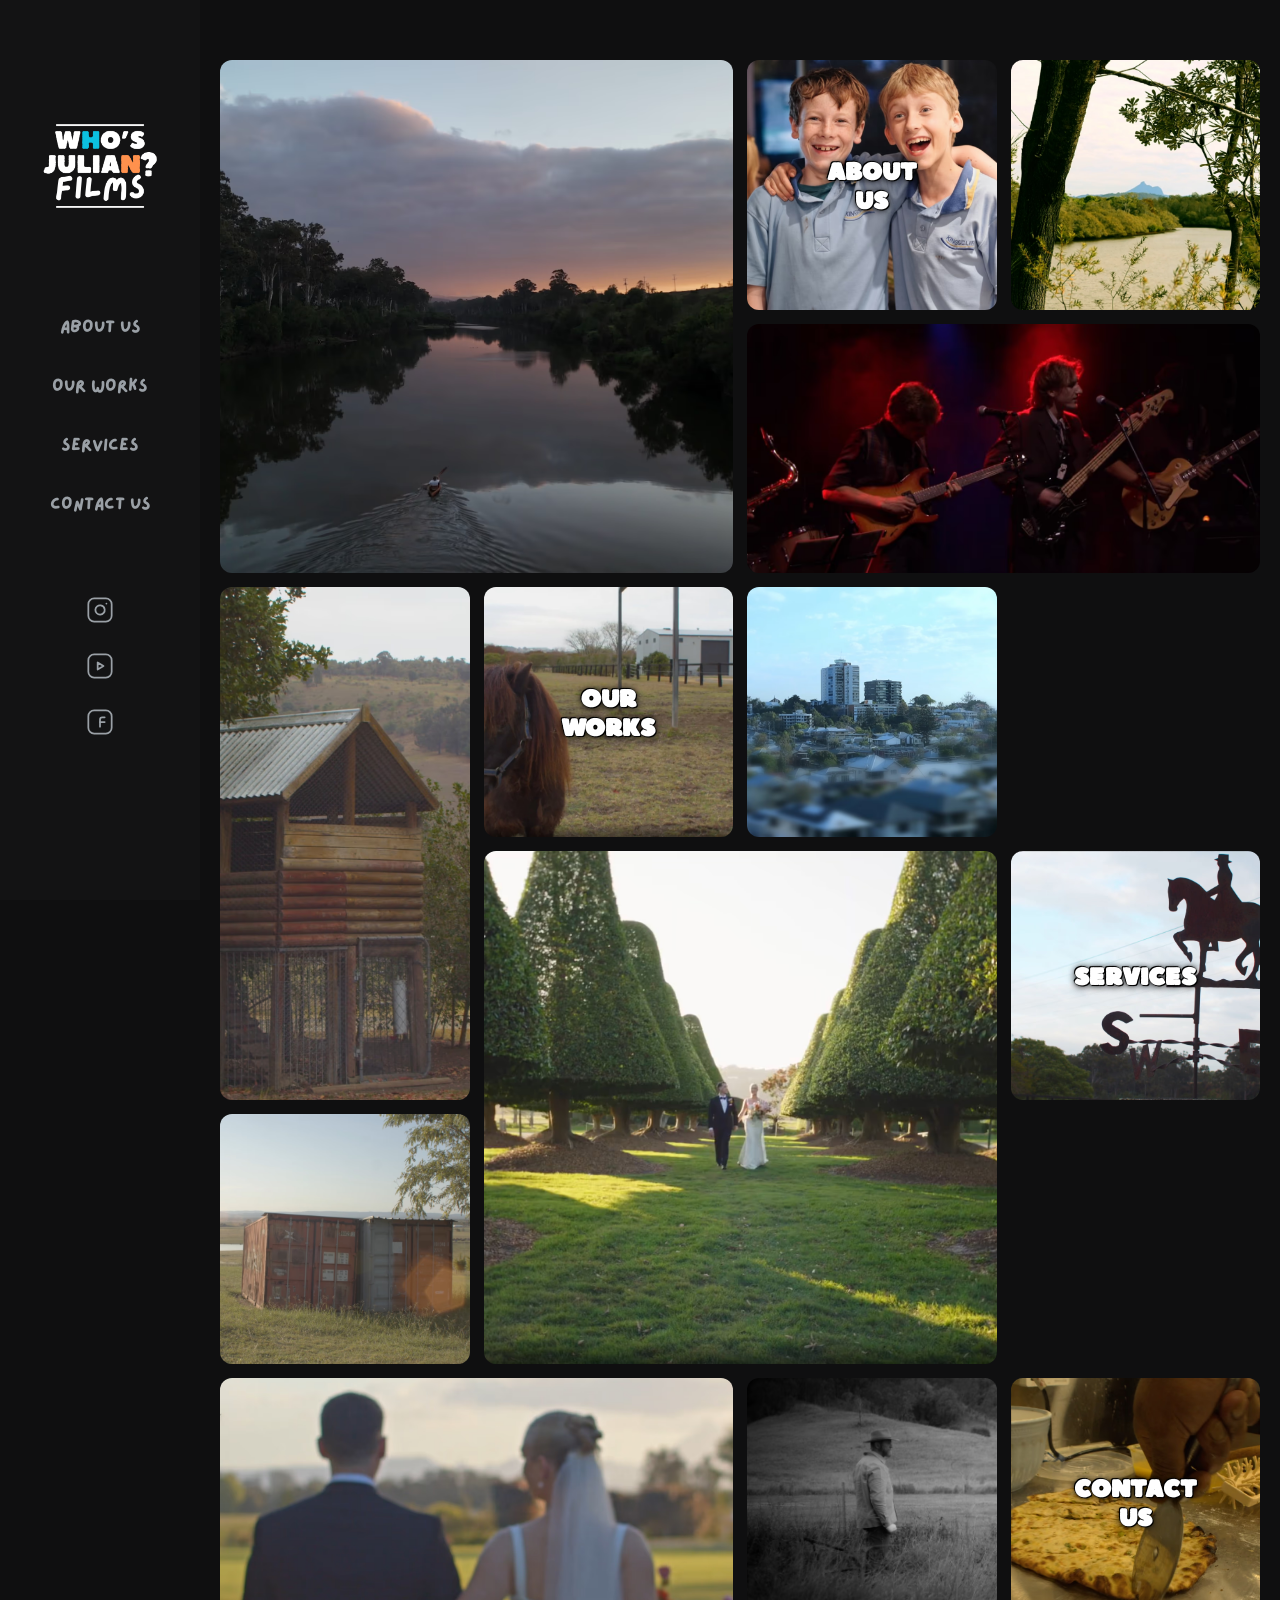
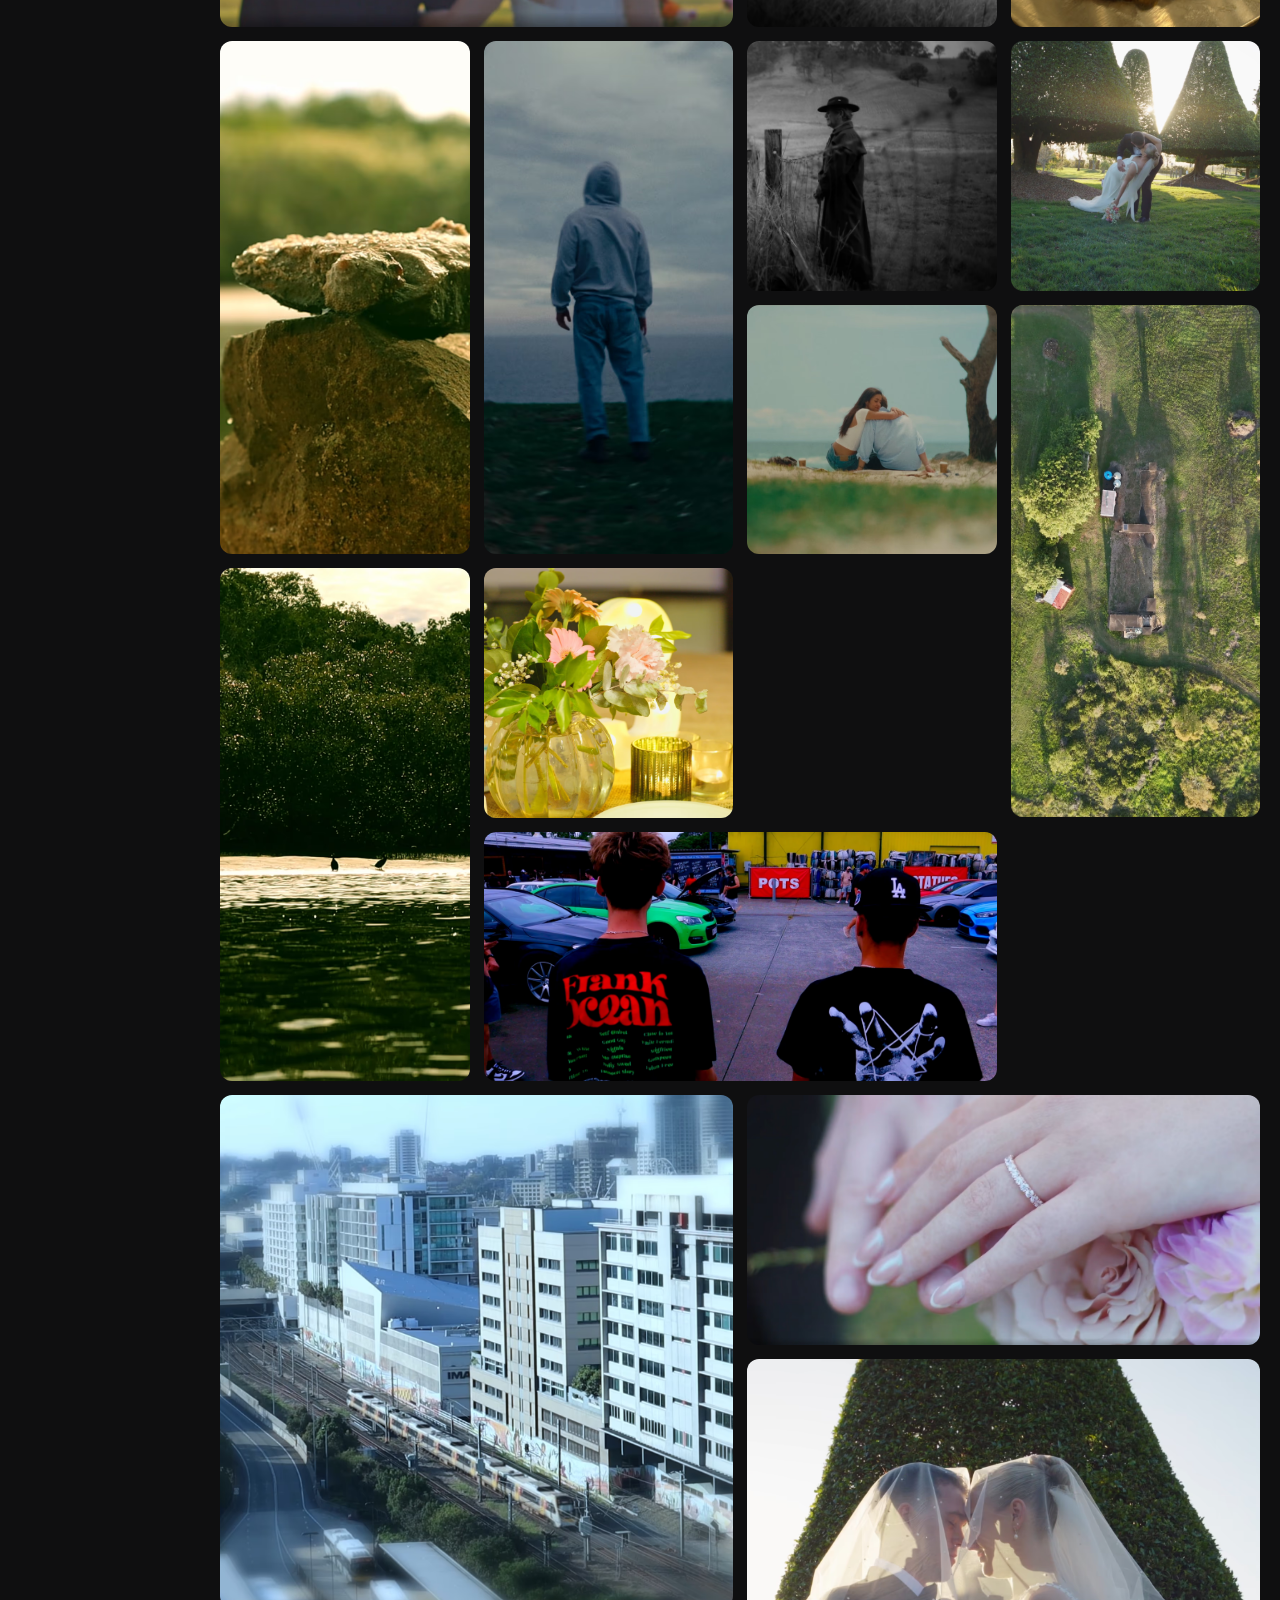
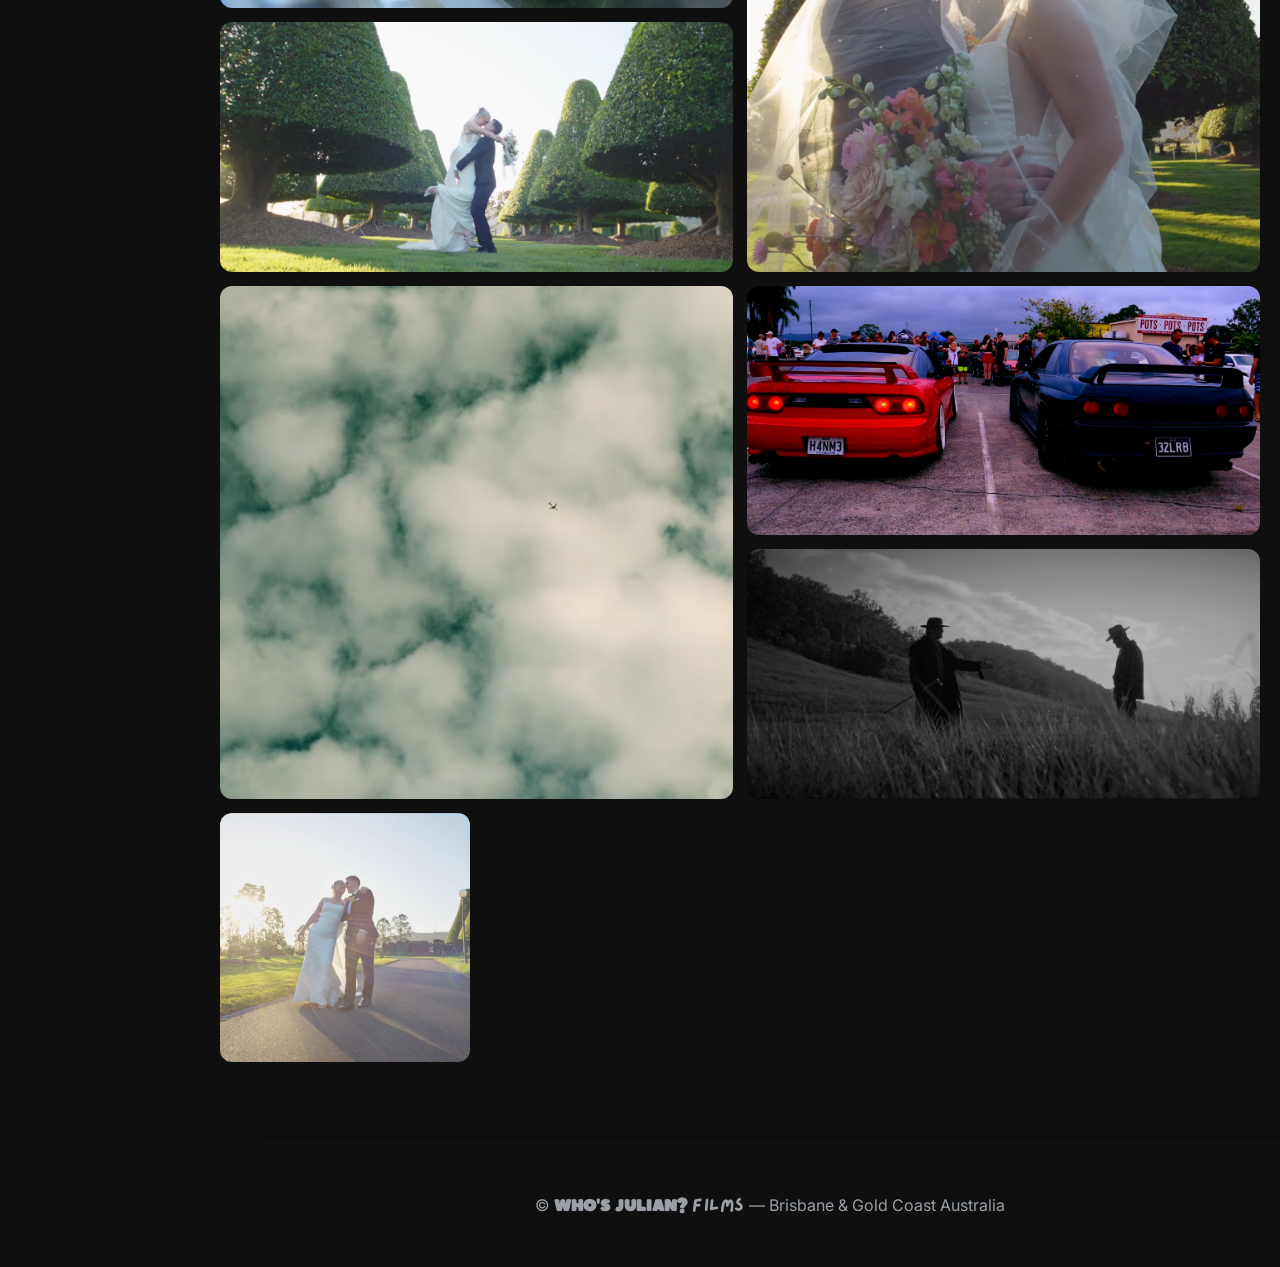
<file: index.html>
<!doctype html>
<html lang="en">
  <head>
    <meta charset="utf-8" />
    <meta name="viewport" content="width=device-width,initial-scale=1" />
    <title>Who's Julian? Films</title>
    <meta name="description" content="Professional videography and video editing across Brisbane and the Gold Coast. Creating cinematic content that captures attention, tells compelling stories and drives results." />
    <link rel="canonical" href="https://www.whosjulianfilms.com.au/" />
    <!-- Open Graph -->
    <meta property="og:type" content="website" />
    <meta property="og:site_name" content="Who's Julian? Films" />
    <meta property="og:title" content="Who's Julian? Films" />
    <meta property="og:description" content="Professional videography and video editing across Brisbane and the Gold Coast. Creating cinematic content that captures attention, tells compelling stories and drives results." />
    <meta property="og:url" content="https://www.whosjulianfilms.com.au/" />
    <meta property="og:image" content="https://www.whosjulianfilms.com.au/android-chrome-512x512.png" />
    <!-- Twitter -->
    <meta name="twitter:card" content="summary" />
    <meta name="twitter:title" content="Who's Julian? Films" />
    <meta name="twitter:description" content="Professional videography and video editing across Brisbane and the Gold Coast. Creating cinematic content that captures attention, tells compelling stories and drives results." />
    <meta name="twitter:image" content="https://www.whosjulianfilms.com.au/android-chrome-512x512.png" />
    <!-- Favicons -->
    <link rel="icon" href="/favicon.ico" sizes="any" />
    <link rel="icon" type="image/png" sizes="32x32" href="/favicon-32x32.png" />
    <link rel="icon" type="image/png" sizes="16x16" href="/favicon-16x16.png" />
    <link rel="apple-touch-icon" sizes="180x180" href="/apple-touch-icon.png" />
    <link rel="manifest" href="/site.webmanifest" />
    <link href="https://fonts.googleapis.com/css2?family=Inter:wght@300;400;600;800&family=Playfair+Display:wght@600&display=swap" rel="stylesheet">
    <link rel="stylesheet" href="style.css">
  </head>
  <body>
    <!-- sidebar with vertical navigation replaces horizontal header -->
    <aside id="sidebar">
      <div class="sidebar-segments">
        <div class="sidebar-logo-segment">
          <a href="index.html">
            <img src="Images/LOGO transparent.png" alt="Logo" class="logo-custom" />
          </a>
        </div>
        <div class="sidebar-nav-segment">
          <nav class="sidebar-nav-custom">
            <a href="about.html" data-section="about">ABOUT US</a>
            <a href="works.html" data-section="works">OUR WORKS</a>
            <a href="services.html" data-section="services">SERVICES</a>
            <a href="contact.html" class="cta" data-section="contact">CONTACT US</a>
          </nav>
        </div>
        <div class="sidebar-socials">
          <a href="https://www.instagram.com/whoisjulianfilms/" target="_blank" aria-label="Instagram">
            <svg width="28" height="28" viewBox="0 0 24 24" fill="none" stroke="currentColor" stroke-width="1.5" stroke-linecap="round" stroke-linejoin="round"><rect x="2" y="2" width="20" height="20" rx="5"/><path d="M16 11.37A4 4 0 1 1 12.63 8 4 4 0 0 1 16 11.37z"/><line x1="17.5" y1="6.5" x2="17.5" y2="6.5"/></svg>
          </a>
          <a href="https://www.youtube.com/@WhosJulianFilms" target="_blank" aria-label="YouTube">
            <svg width="28" height="28" viewBox="0 0 24 24" fill="none" stroke="currentColor" stroke-width="1.5" stroke-linecap="round" stroke-linejoin="round"><rect x="2" y="2" width="20" height="20" rx="5"/><polygon points="10 15 15 12 10 9 10 15"/></svg>
          </a>
          <a href="https://www.facebook.com/profile.php?id=61583416790067" target="_blank" aria-label="Facebook">
            <svg width="28" height="28" viewBox="0 0 24 24" fill="none" stroke="currentColor" stroke-width="1.5" stroke-linecap="round" stroke-linejoin="round"><rect x="2" y="2" width="20" height="20" rx="5"/><path d="M16 8h-2a2 2 0 0 0-2 2v2h4"/><line x1="12" y1="16" x2="12" y2="12"/></svg>
          </a>
        </div>
      </div>
    </aside>

    <main>
      <!-- gallery grid with video screenshots; four of them carry sections -->
      <div class="grid-container">
        <div class="grid">
          <div class="grid-item large" style="background-size:cover;background-position:center;" data-bg="Images/WEB PIC 1.png"></div>
          <div class="grid-item" data-link="about.html" role="link" tabindex="0" aria-label="ABOUT US" style="background-size:cover;background-position:center;" data-bg="Images/harryandnoah.jpg"><span class="grid-label">ABOUT US</span></div>
          <div class="grid-item" style="background-size:cover;background-position:center;" data-bg="Images/WEB PIC 14.png"></div>
          <div class="grid-item wide" style="background-size:cover;background-position:center;" data-bg="Images/WEB PIC 8.png"></div>
          <div class="grid-item tall" style="background-size:cover;background-position:center;" data-bg="Images/WEB PIC 4.png"></div>
          <div class="grid-item" data-link="works.html" role="link" tabindex="0" aria-label="OUR WORKS" style="background-size:cover;background-position:center;" data-bg="Images/WEB PIC 3.png"><span class="grid-label">OUR WORKS</span></div>
          <div class="grid-item" style="background-size:cover;background-position:center;" data-bg="Images/WEB PIC 18.png"></div>
          <div class="grid-item large" style="background-size:cover;background-position:center;" data-bg="Images/WEB PIC 2.png"></div>
          <div class="grid-item" data-link="services.html" role="link" tabindex="0" aria-label="SERVICES" style="background-size:cover;background-position:center;" data-bg="Images/WEB PIC 5.png"><span class="grid-label">SERVICES</span></div>
          <div class="grid-item" style="background-size:cover;background-position:77%;" data-bg="Images/WEB PIC 10.png"></div>
          <div class="grid-item wide" style="background-size:cover;background-position:center;" data-bg="Images/WEB PIC 6.png"></div>
          <div class="grid-item" style="background-size:cover;background-position:left;" data-bg="Images/WEB PIC 20.png"></div>
          <div class="grid-item" data-link="contact.html" role="link" tabindex="0" aria-label="CONTACT US" style="background-size:cover;background-position:center;" data-bg="Images/WEB PIC 11.png"><span class="grid-label">CONTACT US</span></div>
          <div class="grid-item tall" style="background-size:cover;background-position:center;" data-bg="Images/WEB PIC 15.png"></div>
          <div class="grid-item tall" style="background-size:cover;background-position:center;" data-bg="Images/WEB PIC 22.png"></div>
          <div class="grid-item" style="background-size:cover;background-position:right;" data-bg="Images/WEB PIC 20.png"></div>
          <div class="grid-item" style="background-size:cover;background-position:center;" data-bg="Images/WEB PIC 26.png"></div>
          <div class="grid-item" style="background-size:cover;background-position:center;" data-bg="Images/WEB PIC 19.png"></div>
          <div class="grid-item tall" style="background-size:cover;background-position:center;" data-bg="Images/WEB PIC 9.png"></div>
          <div class="grid-item tall" style="background-size:cover;background-position:center;" data-bg="Images/WEB PIC 16.png"></div>
          <div class="grid-item" style="background-size:cover;background-position:center;" data-bg="Images/WEB PIC 23.png"></div>
          <div class="grid-item wide" style="background-size:cover;background-position:center;" data-bg="Images/WEB PIC 12.png"></div>
          <div class="grid-item large" style="background-size:cover;background-position:center;" data-bg="Images/WEB PIC 17.png"></div>
          <div class="grid-item wide" style="background-size:cover;background-position:center;" data-bg="Images/WEB PIC 7.png"></div>
          <div class="grid-item large" style="background-size:cover;background-position:center;" data-bg="Images/WEB PIC 27.png"></div>
          <div class="grid-item wide" style="background-size:cover;background-position:center;" data-bg="Images/WEB PIC 24.png"></div>
          <div class="grid-item large" style="background-size:cover;background-position:center;" data-bg="Images/WEB PIC 28.png"></div>
          <div class="grid-item wide" style="background-size:cover;background-position:center;" data-bg="Images/WEB PIC 13.png"></div>
          <div class="grid-item wide" style="background-size:cover;background-position:center;" data-bg="Images/WEB PIC 21.png"></div>
          <div class="grid-item" style="background-size:cover;background-position:center;" data-bg="Images/WEB PIC 25.png"></div>
        </div>
      </div>
    </main>

    <!-- overlay used for zoom effect and section content -->
    <div id="section-overlay">
      <div class="overlay-inner">
        <button class="close" aria-label="Close">×</button>
        <div id="overlay-content"></div>
      </div>
    </div>

    <footer class="site-footer">
      <div class="container">
          <p>© <strong>WHO'S JULIAN? <span class="brand-films">FILMS</span></strong> — Brisbane & Gold Coast Australia</p>
      </div>
    </footer>
    <script>
      // Lazy, single-request AVIF resolution for grid tiles.
      // Direct static paths only — no Netlify image transforms, no rewrites.
      //
      // Each tile carries its source in data-bg (NOT an inline background-image),
      // so the browser fetches nothing up front. A tile is resolved only when it
      // nears the viewport (IntersectionObserver, generous rootMargin), and each
      // tile commits exactly ONE final background URL:
      //   - AVIF when the browser supports it AND the .avif sibling loads (200).
      //   - the original png/jpg/jpeg/heic otherwise (unsupported or missing).
      // The original is never fetched when AVIF is used, so a tile is never
      // downloaded twice. Above-the-fold tiles intersect immediately, so they
      // resolve with no artificial delay.
      document.addEventListener('DOMContentLoaded', function () {
        var tiles = Array.prototype.slice.call(
          document.querySelectorAll('.grid-item[data-bg]')
        );
        if (!tiles.length) return;

        // AVIF decode support is detected once and cached. Tile resolution waits
        // for this single probe so no tile ever guesses wrong about AVIF.
        var avifSupported = null; // null = unknown; true / false once probed.
        var waiting = [];
        var probe = new Image();
        probe.onload = probe.onerror = function () {
          avifSupported = (probe.width > 0 && probe.height > 0);
          waiting.forEach(function (cb) { cb(); });
          waiting = [];
        };
        probe.src = '[data-uri]';

        function whenAvifKnown(cb) {
          if (avifSupported !== null) cb(); else waiting.push(cb);
        }

        // Commit a freshly built, well-formed url() onto the tile. Writing only
        // backgroundImage never touches background-size or background-position.
        function commit(el, url) {
          el.style.backgroundImage = 'url("' + url + '")';
        }

        function resolveTile(el) {
          // Resolve each tile at most once.
          if (el.dataset.resolved) return;
          el.dataset.resolved = '1';

          var path = (el.dataset.bg || '').trim();
          // Guard: never act on a corrupted value. Reject empty paths and any
          // string carrying the Unicode replacement character (U+FFFD) or
          // control bytes — the exact class of value that produced the
          // /%EF%BF%BD request.
          if (!path || /[\uFFFD\u0000-\u001F]/.test(path)) return;

          whenAvifKnown(function () {
            // Only raster sources that may ship an .avif sibling are upgraded.
            var upgradable = avifSupported && /\.(png|jpe?g|heic)$/i.test(path);
            if (!upgradable) { commit(el, path); return; }

            var avifPath = path.replace(/\.(png|jpe?g|heic)$/i, '.avif');
            // Preflight: commit AVIF only after it loads (no 404) and decodes to
            // real pixels. On any failure the original png/jpg is committed
            // instead, so a tile can never be blanked. The committed url() reuses
            // the just-loaded AVIF from cache — one network fetch per tile.
            var test = new Image();
            test.onload = function () {
              if (test.naturalWidth && test.naturalHeight) commit(el, avifPath);
              else commit(el, path);
            };
            test.onerror = function () { commit(el, path); };
            test.src = avifPath;
          });
        }

        // Lazy-load via IntersectionObserver: above-the-fold tiles intersect
        // right away; offscreen tiles resolve only as they approach the viewport.
        if ('IntersectionObserver' in window) {
          var io = new IntersectionObserver(function (entries) {
            entries.forEach(function (entry) {
              if (entry.isIntersecting) {
                io.unobserve(entry.target);
                resolveTile(entry.target);
              }
            });
          }, { rootMargin: '400px 0px' });
          tiles.forEach(function (el) { io.observe(el); });
        } else {
          // No IntersectionObserver: resolve every tile immediately (safe).
          tiles.forEach(resolveTile);
        }
      });
    </script>
    <script>
      // Tile navigation — independent of the AVIF enhancement above.
      // Only the four labelled selection tiles carry a data-link attribute, so
      // this never touches background images or any other grid tile. Activating
      // a tile (click, or keyboard Enter/Space) navigates to its data-link.
      document.addEventListener('DOMContentLoaded', function () {
        var linkTiles = document.querySelectorAll('.grid-item[data-link]');
        linkTiles.forEach(function (el) {
          function navigate() {
            var dest = el.dataset.link;
            if (dest) window.location.href = dest;
          }
          el.addEventListener('click', navigate);
          el.addEventListener('keydown', function (e) {
            if (e.key === 'Enter' || e.key === ' ' || e.key === 'Spacebar') {
              e.preventDefault(); // stop Space from scrolling the page
              navigate();
            }
          });
        });
      });
    </script>
  </body>
</html>
</file>
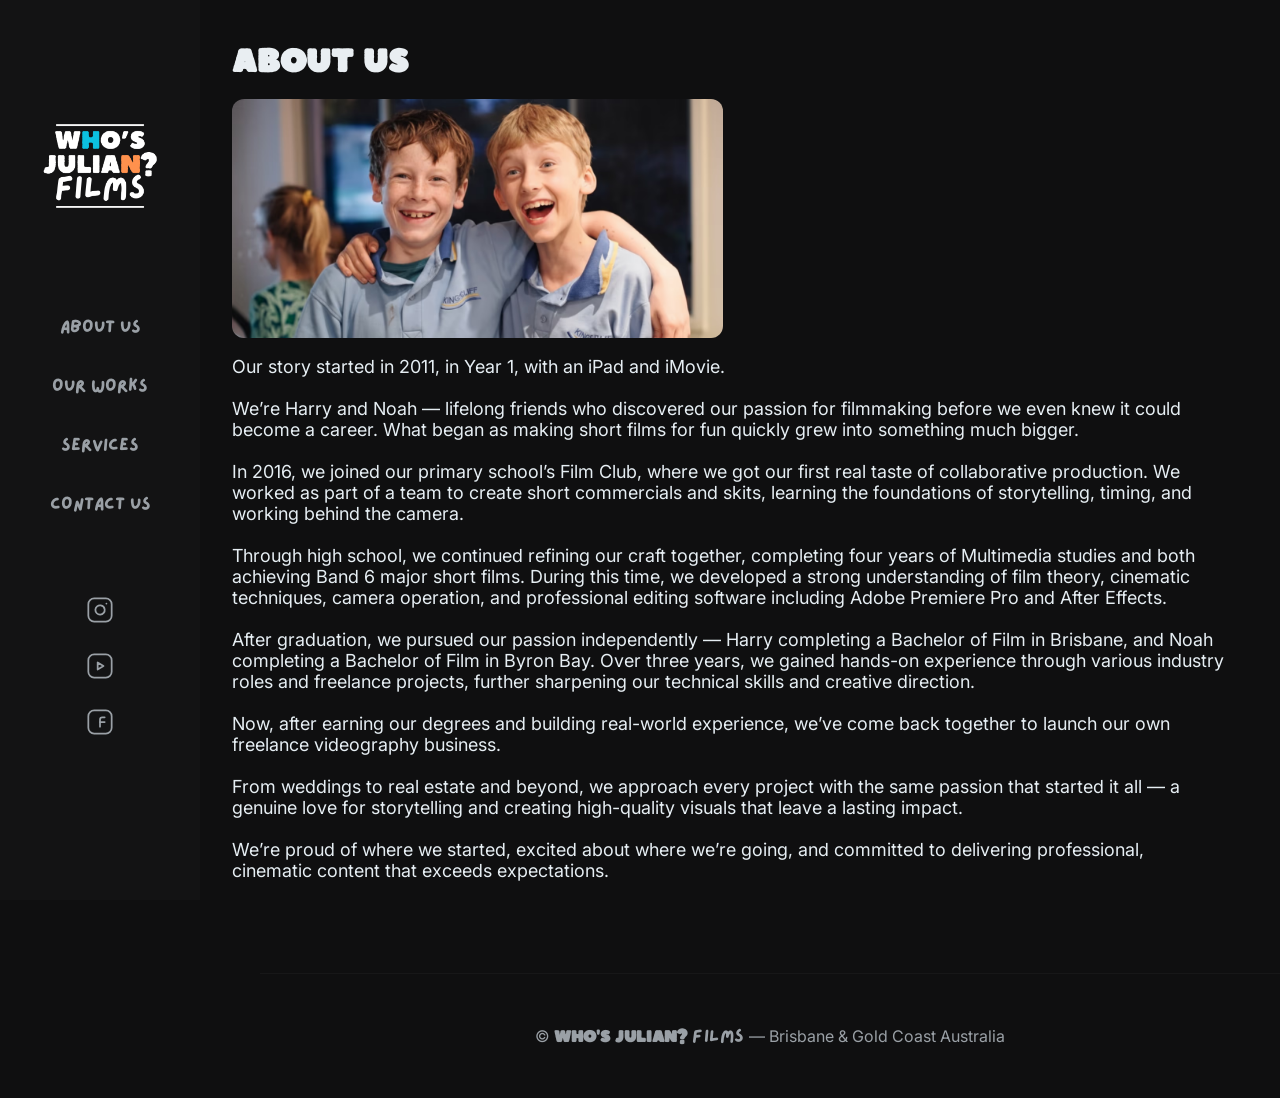
<file: about.html>
<!doctype html>
<html lang="en">
  <head>
    <meta charset="utf-8" />
    <meta name="viewport" content="width=device-width,initial-scale=1" />
    <title>About Us | Who's Julian? Films</title>
    <meta name="description" content="Professional videography and video editing across Brisbane and the Gold Coast. Creating cinematic content that captures attention, tells compelling stories and drives results." />
    <link rel="canonical" href="https://www.whosjulianfilms.com.au/about.html" />
    <!-- Open Graph -->
    <meta property="og:type" content="website" />
    <meta property="og:site_name" content="Who's Julian? Films" />
    <meta property="og:title" content="About Us | Who's Julian? Films" />
    <meta property="og:description" content="Professional videography and video editing across Brisbane and the Gold Coast. Creating cinematic content that captures attention, tells compelling stories and drives results." />
    <meta property="og:url" content="https://www.whosjulianfilms.com.au/about.html" />
    <meta property="og:image" content="https://www.whosjulianfilms.com.au/android-chrome-512x512.png" />
    <!-- Twitter -->
    <meta name="twitter:card" content="summary" />
    <meta name="twitter:title" content="About Us | Who's Julian? Films" />
    <meta name="twitter:description" content="Professional videography and video editing across Brisbane and the Gold Coast. Creating cinematic content that captures attention, tells compelling stories and drives results." />
    <meta name="twitter:image" content="https://www.whosjulianfilms.com.au/android-chrome-512x512.png" />
    <!-- Favicons -->
    <link rel="icon" href="/favicon.ico" sizes="any" />
    <link rel="icon" type="image/png" sizes="32x32" href="/favicon-32x32.png" />
    <link rel="icon" type="image/png" sizes="16x16" href="/favicon-16x16.png" />
    <link rel="apple-touch-icon" sizes="180x180" href="/apple-touch-icon.png" />
    <link rel="manifest" href="/site.webmanifest" />
    <link href="https://fonts.googleapis.com/css2?family=Inter:wght@300;400;600;800&family=Playfair+Display:wght@600&display=swap" rel="stylesheet">
    <link rel="stylesheet" href="style.css">
  </head>
  <body>
    <aside id="sidebar">
      <div class="sidebar-segments">
        <div class="sidebar-logo-segment">
          <a href="index.html">
            <img src="Images/LOGO transparent.png" alt="Logo" class="logo-custom" />
          </a>
        </div>
        <div class="sidebar-nav-segment">
          <nav class="sidebar-nav-custom">
            <a href="about.html" data-section="about">ABOUT US</a>
            <a href="works.html" data-section="works">OUR WORKS</a>
            <a href="services.html" data-section="services">SERVICES</a>
            <a href="contact.html" class="cta" data-section="contact">CONTACT US</a>
          </nav>
        </div>
        <div class="sidebar-socials">
          <a href="https://www.instagram.com/whoisjulianfilms/" target="_blank" aria-label="Instagram">
            <svg width="28" height="28" viewBox="0 0 24 24" fill="none" stroke="currentColor" stroke-width="1.5" stroke-linecap="round" stroke-linejoin="round"><rect x="2" y="2" width="20" height="20" rx="5"/><path d="M16 11.37A4 4 0 1 1 12.63 8 4 4 0 0 1 16 11.37z"/><line x1="17.5" y1="6.5" x2="17.5" y2="6.5"/></svg>
          </a>
          <a href="https://www.youtube.com/@WhosJulianFilms" target="_blank" aria-label="YouTube">
            <svg width="28" height="28" viewBox="0 0 24 24" fill="none" stroke="currentColor" stroke-width="1.5" stroke-linecap="round" stroke-linejoin="round"><rect x="2" y="2" width="20" height="20" rx="5"/><polygon points="10 15 15 12 10 9 10 15"/></svg>
          </a>
          <a href="https://www.facebook.com/profile.php?id=61583416790067" target="_blank" aria-label="Facebook">
            <svg width="28" height="28" viewBox="0 0 24 24" fill="none" stroke="currentColor" stroke-width="1.5" stroke-linecap="round" stroke-linejoin="round"><rect x="2" y="2" width="20" height="20" rx="5"/><path d="M16 8h-2a2 2 0 0 0-2 2v2h4"/><line x1="12" y1="16" x2="12" y2="12"/></svg>
          </a>
        </div>
      </div>
    </aside>
    <main>
      <div class="works-container">
        <h1 class="works-title">About Us</h1>
        <div class="grid">
          <div class="grid-item wide" style="background-image:url('Images/harryandnoah.jpg');background-size:cover;background-position:center top;"></div>
        </div>
        <p class="lead">Our story started in 2011, in Year 1, with an iPad and iMovie.<br><br>
We’re Harry and Noah — lifelong friends who discovered our passion for filmmaking before we even knew it could become a career. What began as making short films for fun quickly grew into something much bigger.<br><br>
In 2016, we joined our primary school’s Film Club, where we got our first real taste of collaborative production. We worked as part of a team to create short commercials and skits, learning the foundations of storytelling, timing, and working behind the camera.<br><br>
Through high school, we continued refining our craft together, completing four years of Multimedia studies and both achieving Band 6 major short films. During this time, we developed a strong understanding of film theory, cinematic techniques, camera operation, and professional editing software including Adobe Premiere Pro and After Effects.<br><br>
After graduation, we pursued our passion independently — Harry completing a Bachelor of Film in Brisbane, and Noah completing a Bachelor of Film in Byron Bay. Over three years, we gained hands-on experience through various industry roles and freelance projects, further sharpening our technical skills and creative direction.<br><br>
Now, after earning our degrees and building real-world experience, we’ve come back together to launch our own freelance videography business.<br><br>
From weddings to real estate and beyond, we approach every project with the same passion that started it all — a genuine love for storytelling and creating high-quality visuals that leave a lasting impact.<br><br>
We’re proud of where we started, excited about where we’re going, and committed to delivering professional, cinematic content that exceeds expectations.</p>
      </div>
    </main>
    <footer class="site-footer">
      <div class="container">
          <p>© <strong>WHO'S JULIAN? <span class="brand-films">FILMS</span></strong> — Brisbane & Gold Coast Australia</p>
      </div>
    </footer>
    <script>
      // Progressive AVIF enhancement for grid tiles.
      // Direct static paths only — no Netlify image transforms, no rewrites.
      // A tile's background is swapped to an .avif sibling ONLY when the browser
      // supports AVIF AND the .avif file actually loads (200). If AVIF is
      // unsupported or the file is missing, the original png/jpg/jpeg/heic is
      // left untouched, so layout and styling never break.
      document.addEventListener('DOMContentLoaded', function () {
        // Feature-detect AVIF decode support with a tiny 1x1 AVIF.
        var probe = new Image();
        probe.onload = probe.onerror = function () {
          if (probe.width > 0 && probe.height > 0) swapGridBackgrounds();
        };
        probe.src = '[data-uri]';

        function swapGridBackgrounds() {
          var tiles = document.querySelectorAll('.grid-item[style*="background-image"]');
          tiles.forEach(function (el) {
            // Work only from this tile's own inline background-image. el.style
            // .backgroundImage holds just the image layer, so reading and
            // re-assigning it never touches background-size, background-position,
            // or any other declared style — and anchor tiles
            // (<a class="grid-item">) behave the same as div tiles.
            var bg = el.style.backgroundImage;
            // Guard: skip empty, null, or non-image ("none") backgrounds.
            if (!bg || bg === 'none') return;
            // Pull the path out of url(...) safely: tolerate single/double/no
            // quotes and whitespace, and require at least one real character so
            // an empty url() can never match.
            var match = bg.match(/url\(\s*(['"]?)([^'")]+)\1\s*\)/i);
            if (!match) return;
            var path = match[2].trim();
            // Guard: never act on a corrupted value. Reject empty paths and any
            // string carrying the Unicode replacement character (U+FFFD) or
            // control bytes — the exact class of value that produced the
            // /%EF%BF%BD request.
            if (!path || /[\uFFFD\u0000-\u001F]/.test(path)) return;
            // Only upgrade raster sources that may ship an .avif sibling.
            if (!/\.(png|jpe?g|heic)$/i.test(path)) return;
            // Build the sibling path by swapping only the extension.
            var avifPath = path.replace(/\.(png|jpe?g|heic)$/i, '.avif');

            // Preflight: swap only after the .avif is confirmed to both load
            // (no 404) and decode to real pixels. On any failure the authored
            // jpg/png style is left exactly as-is, so a tile can never be blanked.
            var test = new Image();
            test.onload = function () {
              if (!test.naturalWidth || !test.naturalHeight) return;
              // Write back a freshly built, well-formed url() rather than string-
              // replacing inside the original value, so a malformed or partial
              // URL can never be assigned.
              el.style.backgroundImage = 'url("' + avifPath + '")';
            };
            test.onerror = function () { /* keep original jpg/png as fallback */ };
            test.src = avifPath;
          });
        }
      });
    </script>
  </body>
</html>
</file>
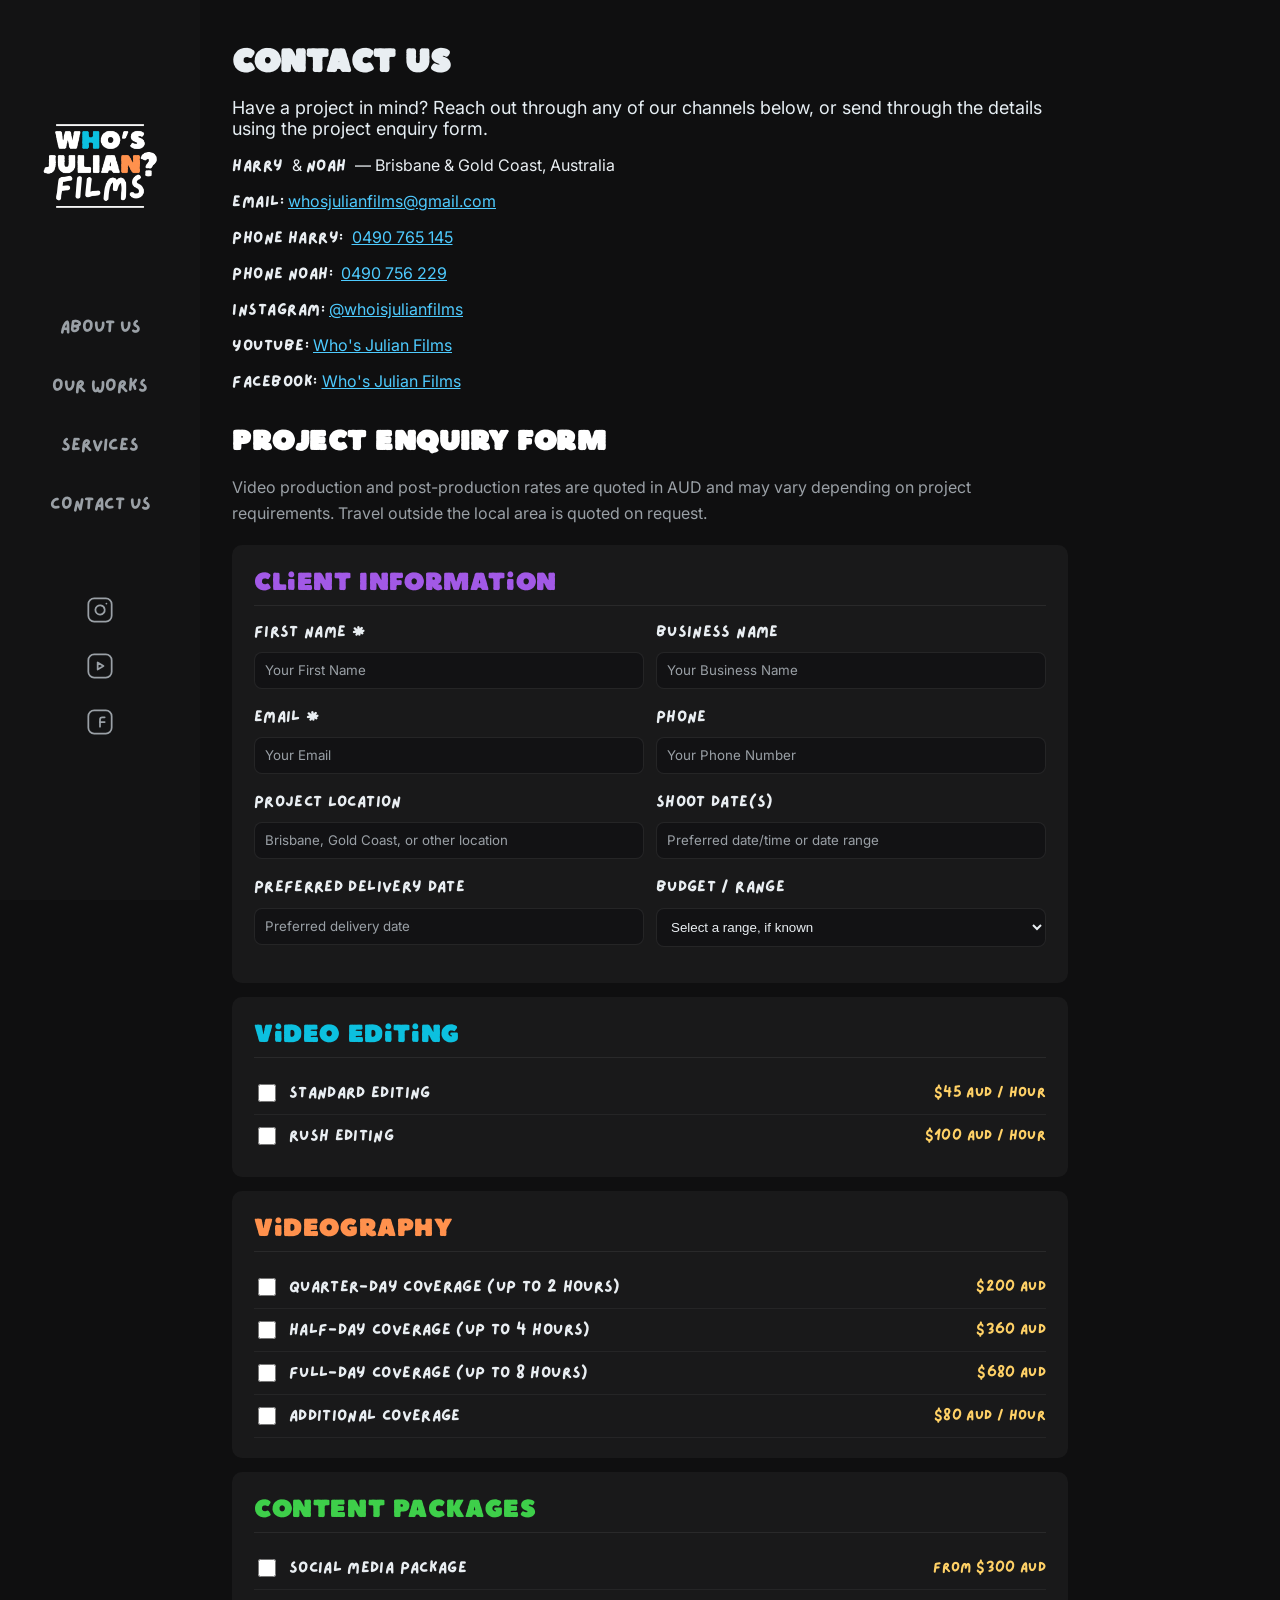
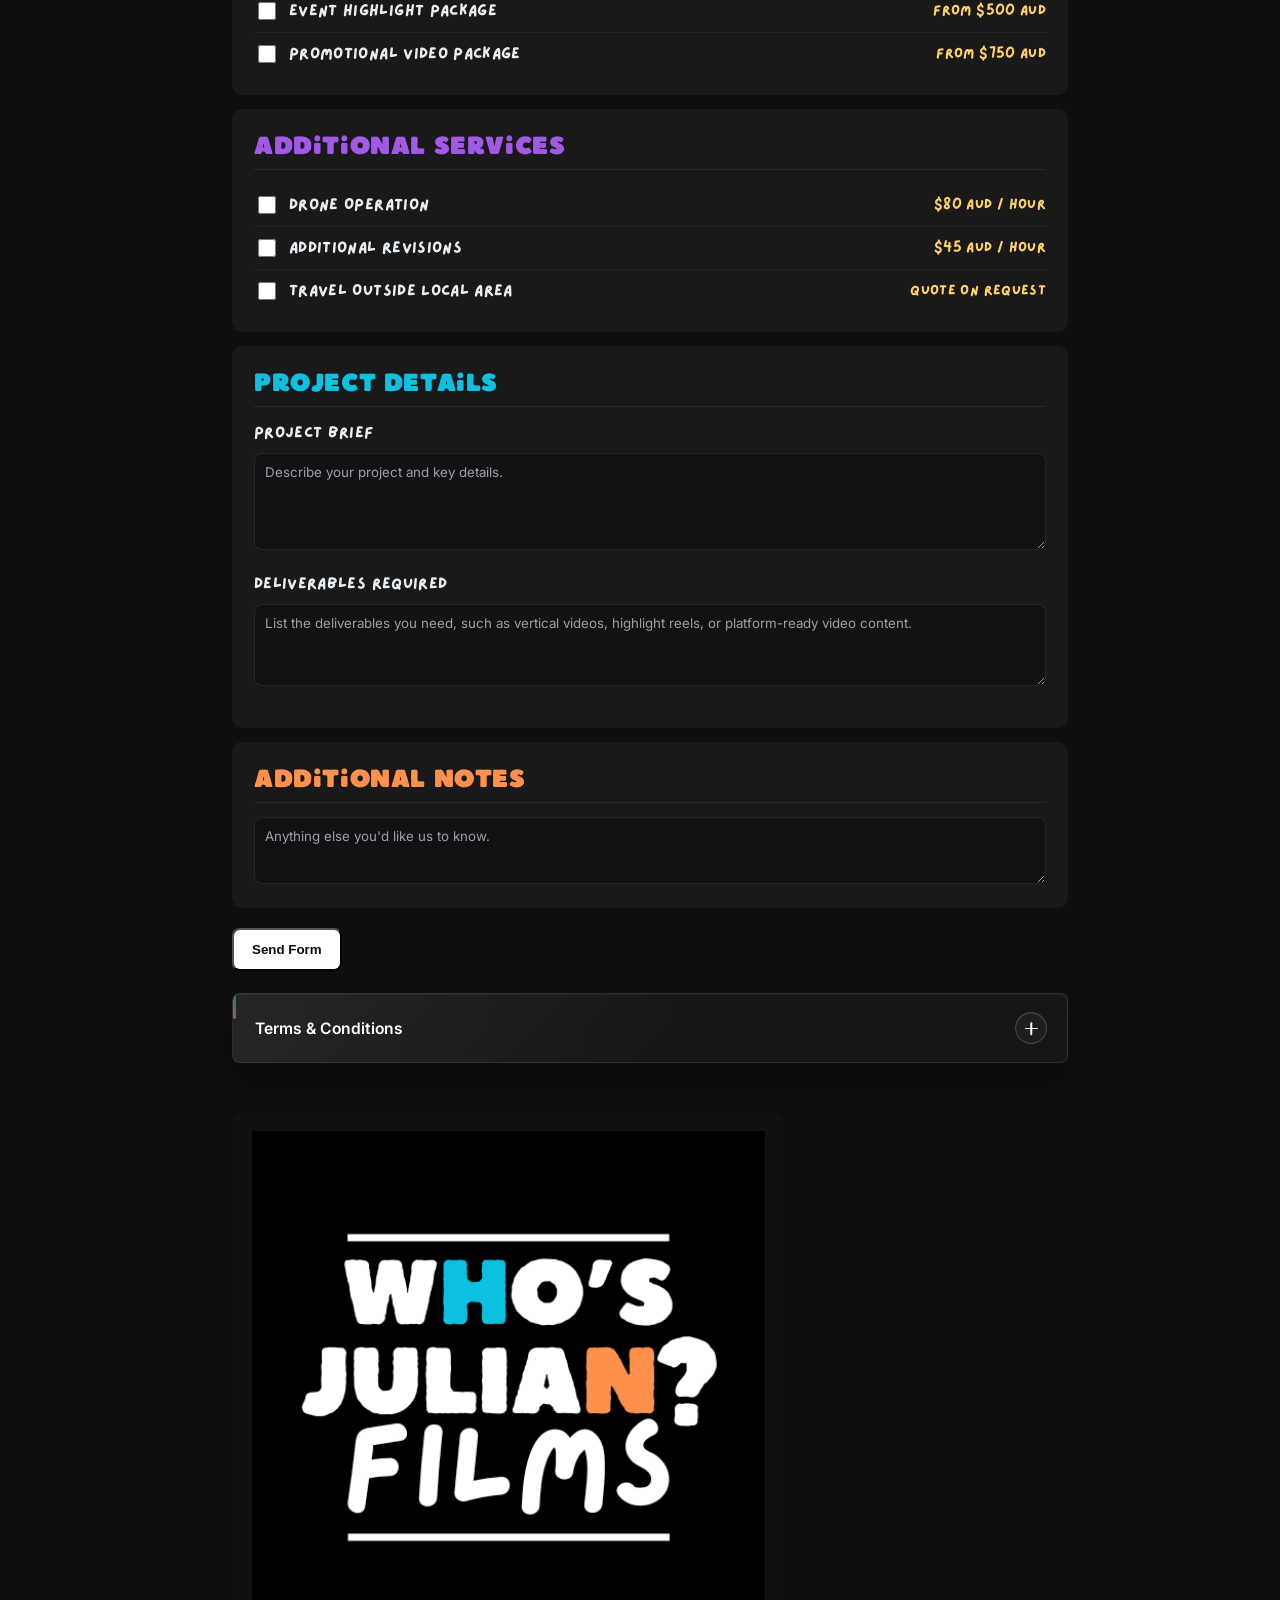
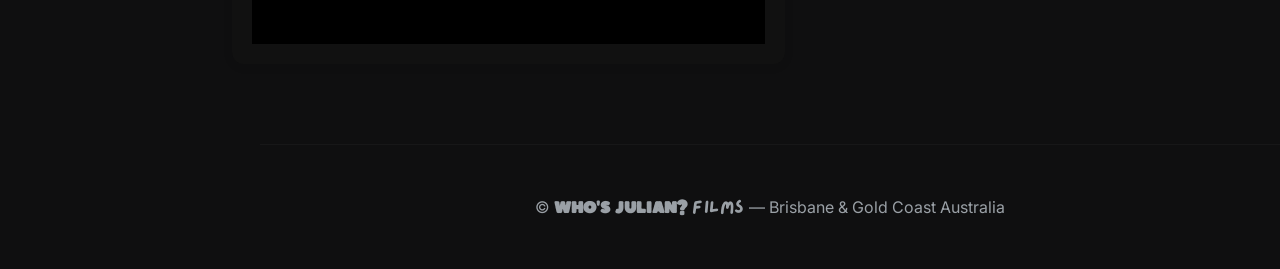
<file: contact.html>
<!doctype html>
<html lang="en">
  <head>
    <meta charset="utf-8" />
    <meta name="viewport" content="width=device-width,initial-scale=1" />
    <title>Contact Us | Who's Julian? Films</title>
    <meta name="description" content="Professional videography and video editing across Brisbane and the Gold Coast. Creating cinematic content that captures attention, tells compelling stories and drives results." />
    <link rel="canonical" href="https://www.whosjulianfilms.com.au/contact.html" />
    <!-- Open Graph -->
    <meta property="og:type" content="website" />
    <meta property="og:site_name" content="Who's Julian? Films" />
    <meta property="og:title" content="Contact Us | Who's Julian? Films" />
    <meta property="og:description" content="Professional videography and video editing across Brisbane and the Gold Coast. Creating cinematic content that captures attention, tells compelling stories and drives results." />
    <meta property="og:url" content="https://www.whosjulianfilms.com.au/contact.html" />
    <meta property="og:image" content="https://www.whosjulianfilms.com.au/android-chrome-512x512.png" />
    <!-- Twitter -->
    <meta name="twitter:card" content="summary" />
    <meta name="twitter:title" content="Contact Us | Who's Julian? Films" />
    <meta name="twitter:description" content="Professional videography and video editing across Brisbane and the Gold Coast. Creating cinematic content that captures attention, tells compelling stories and drives results." />
    <meta name="twitter:image" content="https://www.whosjulianfilms.com.au/android-chrome-512x512.png" />
    <!-- Favicons -->
    <link rel="icon" href="/favicon.ico" sizes="any" />
    <link rel="icon" type="image/png" sizes="32x32" href="/favicon-32x32.png" />
    <link rel="icon" type="image/png" sizes="16x16" href="/favicon-16x16.png" />
    <link rel="apple-touch-icon" sizes="180x180" href="/apple-touch-icon.png" />
    <link rel="manifest" href="/site.webmanifest" />
    <link href="https://fonts.googleapis.com/css2?family=Inter:wght@300;400;600;800&family=Playfair+Display:wght@600&display=swap" rel="stylesheet">
    <link rel="stylesheet" href="style.css">
  </head>
  <body>
    <aside id="sidebar">
      <div class="sidebar-segments">
        <div class="sidebar-logo-segment">
          <a href="index.html">
            <img src="Images/LOGO transparent.png" alt="Logo" class="logo-custom" />
          </a>
        </div>
        <div class="sidebar-nav-segment">
          <nav class="sidebar-nav-custom">
            <a href="about.html" data-section="about">ABOUT US</a>
            <a href="works.html" data-section="works">OUR WORKS</a>
            <a href="services.html" data-section="services">SERVICES</a>
            <a href="contact.html" class="cta" data-section="contact">CONTACT US</a>
          </nav>
        </div>
        <div class="sidebar-socials">
          <a href="https://www.instagram.com/whoisjulianfilms/" target="_blank" aria-label="Instagram">
            <svg width="28" height="28" viewBox="0 0 24 24" fill="none" stroke="currentColor" stroke-width="1.5" stroke-linecap="round" stroke-linejoin="round"><rect x="2" y="2" width="20" height="20" rx="5"/><path d="M16 11.37A4 4 0 1 1 12.63 8 4 4 0 0 1 16 11.37z"/><line x1="17.5" y1="6.5" x2="17.5" y2="6.5"/></svg>
          </a>
          <a href="https://www.youtube.com/@WhosJulianFilms" target="_blank" aria-label="YouTube">
            <svg width="28" height="28" viewBox="0 0 24 24" fill="none" stroke="currentColor" stroke-width="1.5" stroke-linecap="round" stroke-linejoin="round"><rect x="2" y="2" width="20" height="20" rx="5"/><polygon points="10 15 15 12 10 9 10 15"/></svg>
          </a>
          <a href="https://www.facebook.com/profile.php?id=61583416790067" target="_blank" aria-label="Facebook">
            <svg width="28" height="28" viewBox="0 0 24 24" fill="none" stroke="currentColor" stroke-width="1.5" stroke-linecap="round" stroke-linejoin="round"><rect x="2" y="2" width="20" height="20" rx="5"/><path d="M16 8h-2a2 2 0 0 0-2 2v2h4"/><line x1="12" y1="16" x2="12" y2="12"/></svg>
          </a>
        </div>
      </div>
    </aside>
    <main>
      <div class="contact-container">
        <h1 class="contact-title">Contact Us</h1>

        <div id="form-success" class="form-success form-status" hidden>
          <h3>Form Sent!</h3>
          <p>Thank you for your enquiry. We'll be in touch shortly at the email address you provided.</p>
        </div>

        <div id="form-error" class="form-error form-status" hidden>
          <h3>Something went wrong</h3>
          <p>There was an issue sending your form. Please try again or email us directly at <a href="mailto:whosjulianfilms@gmail.com">whosjulianfilms@gmail.com</a>.</p>
        </div>

        <p class="lead">Have a project in mind? Reach out through any of our channels below, or send through the details using the project enquiry form.</p>

        <div class="contact-info">
          <p><span class="contact-name">Harry</span> &amp; <span class="contact-name">Noah</span> — Brisbane &amp; Gold Coast, Australia</p>
          <p><strong>Email:</strong> <a href="mailto:whosjulianfilms@gmail.com">whosjulianfilms@gmail.com</a></p>
          <p><strong>Phone</strong> <span class="contact-name">Harry:</span> <a href="tel:0490765145">0490 765 145</a></p>
          <p><strong>Phone</strong> <span class="contact-name">Noah:</span> <a href="tel:0490756229">0490 756 229</a></p>
          <p><strong>Instagram:</strong> <a href="https://www.instagram.com/whoisjulianfilms/" target="_blank">@whoisjulianfilms</a></p>
          <p><strong>YouTube:</strong> <a href="https://www.youtube.com/@WhosJulianFilms" target="_blank">Who's Julian Films</a></p>
          <p><strong>Facebook:</strong> <a href="https://www.facebook.com/profile.php?id=61583416790067" target="_blank">Who's Julian Films</a></p>
        </div>

        <section class="contact-service-note">
          <h2 class="enquire-title boulder">PROJECT ENQUIRY FORM</h2>
          <p>Video production and post-production rates are quoted in AUD and may vary depending on project requirements. Travel outside the local area is quoted on request.</p>
        </section>

        <form class="contact-form client-project-form" name="client-project-form" method="POST" data-netlify="true" netlify-honeypot="bot-field" action="/contact.html?submitted=true" id="clientProjectForm" novalidate>
          <input type="hidden" name="form-name" value="client-project-form">

          <p class="bot-field-wrapper"><label>Do not fill this out: <input name="bot-field"></label></p>

          <div class="form-section">
            <h3 class="form-section-header boulder accent-purple">Client Information</h3>
            <div class="form-row-two">
              <label>First Name *<input type="text" name="client-name" autocomplete="name" placeholder="Your First Name" required data-error="Please enter your name."></label>
              <label>Business Name<input type="text" name="business-name" autocomplete="organization" placeholder="Your Business Name"></label>
            </div>
            <div class="form-row-two">
              <label>Email *<input type="email" name="email" autocomplete="email" placeholder="Your Email" required data-error="Please enter a valid email address."></label>
              <label>Phone<input type="tel" name="phone" autocomplete="tel" inputmode="tel" placeholder="Your Phone Number"></label>
            </div>
            <div class="form-row-two">
              <label>Project Location<input type="text" name="location" autocomplete="address-level2" placeholder="Brisbane, Gold Coast, or other location"></label>
              <label>Shoot Date(s)<input type="text" name="project-dates" placeholder="Preferred date/time or date range"></label>
            </div>
            <div class="form-row-two">
              <label>Preferred Delivery Date<input type="text" name="delivery-date" placeholder="Preferred delivery date" onfocus="this.type='date'" onblur="if(!this.value){this.type='text'}"></label>
              <label>Budget / Range
                <select name="budget-range">
                  <option value="">Select a range, if known</option>
                  <option value="Under $300 AUD">Under $300 AUD</option>
                  <option value="$300-$500 AUD">$300-$500 AUD</option>
                  <option value="$500-$750 AUD">$500-$750 AUD</option>
                  <option value="$750+ AUD">$750+ AUD</option>
                  <option value="Quote on request">Quote on request</option>
                </select>
              </label>
            </div>
          </div>

          <div class="form-section">
            <h3 class="form-section-header boulder accent-blue">Video Editing</h3>
            <div class="form-check-row">
              <label class="form-check-label"><input type="checkbox" name="video-standard-editing" value="Yes">Standard Editing</label>
              <span class="form-price">$45 AUD / hour</span>
            </div>
            <div class="form-check-row">
              <label class="form-check-label"><input type="checkbox" name="video-rush-editing" value="Yes">Rush Editing</label>
              <span class="form-price">$100 AUD / hour</span>
            </div>
          </div>

          <div class="form-section">
            <h3 class="form-section-header boulder accent-orange">Videography</h3>
            <div class="form-check-row">
              <label class="form-check-label"><input type="checkbox" name="video-quarter-day" value="Yes">Quarter-Day Coverage (up to 2 hours)</label>
              <span class="form-price">$200 AUD</span>
            </div>
            <div class="form-check-row">
              <label class="form-check-label"><input type="checkbox" name="video-half-day" value="Yes">Half-Day Coverage (up to 4 hours)</label>
              <span class="form-price">$360 AUD</span>
            </div>
            <div class="form-check-row">
              <label class="form-check-label"><input type="checkbox" name="video-full-day" value="Yes">Full-Day Coverage (up to 8 hours)</label>
              <span class="form-price">$680 AUD</span>
            </div>
            <div class="form-check-row">
              <label class="form-check-label"><input type="checkbox" name="video-additional-coverage" value="Yes" id="additionalCoverageCheck">Additional Coverage</label>
              <span class="form-price">$80 AUD / hour</span>
            </div>
            <div class="form-additional-hours" id="additionalHoursRow">
              <label>Additional Hours Required<input type="number" name="additional-hours" placeholder="Number of hours" min="1"></label>
            </div>
          </div>

          <div class="form-section">
            <h3 class="form-section-header boulder accent-green">Content Packages</h3>
            <div class="form-check-row">
              <label class="form-check-label"><input type="checkbox" name="pkg-social-media" value="Yes">Social Media Package</label>
              <span class="form-price">from $300 AUD</span>
            </div>
            <div class="form-check-row">
              <label class="form-check-label"><input type="checkbox" name="pkg-event-highlight" value="Yes">Event Highlight Package</label>
              <span class="form-price">from $500 AUD</span>
            </div>
            <div class="form-check-row">
              <label class="form-check-label"><input type="checkbox" name="pkg-promotional-video" value="Yes">Promotional Video Package</label>
              <span class="form-price">from $750 AUD</span>
            </div>
          </div>

          <div class="form-section">
            <h3 class="form-section-header boulder accent-purple">Additional Services</h3>
            <div class="form-check-row">
              <label class="form-check-label"><input type="checkbox" name="svc-drone" value="Yes">Drone Operation</label>
              <span class="form-price">$80 AUD / hour</span>
            </div>
            <div class="form-check-row">
              <label class="form-check-label"><input type="checkbox" name="svc-revisions" value="Yes">Additional Revisions</label>
              <span class="form-price">$45 AUD / hour</span>
            </div>
            <div class="form-check-row">
              <label class="form-check-label"><input type="checkbox" name="svc-travel" value="Yes">Travel Outside Local Area</label>
              <span class="form-price">Quote on request</span>
            </div>
          </div>

          <div class="form-section">
            <h3 class="form-section-header boulder accent-blue">Project Details</h3>
            <label>Project Brief<textarea name="project-description" rows="5" placeholder="Describe your project and key details."></textarea></label>
            <label>Deliverables Required<textarea name="deliverables" rows="4" placeholder="List the deliverables you need, such as vertical videos, highlight reels, or platform-ready video content."></textarea></label>
          </div>

          <div class="form-section">
            <h3 class="form-section-header boulder accent-orange">Additional Notes</h3>
            <textarea name="additional-notes" rows="3" placeholder="Anything else you'd like us to know." aria-label="Additional Notes"></textarea>
          </div>

          <p id="form-validation-message" class="form-validation-message" hidden></p>

          <p class="form-submit-row">
            <button type="submit" class="button" id="sendFormBtn">Send Form</button>
          </p>

          <section class="terms-accordion" aria-labelledby="termsAccordionTitle">
            <button class="terms-accordion__button" type="button" id="termsAccordionTitle" aria-expanded="false" aria-controls="termsAccordionPanel">
              <span class="terms-accordion__label">Terms &amp; Conditions</span>
              <span class="terms-accordion__indicator" aria-hidden="true">
                <span class="terms-accordion__indicator-line"></span>
                <span class="terms-accordion__indicator-line"></span>
              </span>
            </button>
            <div class="terms-accordion__panel" id="termsAccordionPanel" role="region" aria-labelledby="termsAccordionTitle" hidden>
              <div class="terms-accordion__content">
                <h2>Terms &amp; Conditions</h2>
                <p><strong>Last updated:</strong> 26/06/2026</p>
                <p>When working with <strong>Who’s Julian? Films</strong>, we aim to provide the utmost convenience, professionalism, and quality. To ensure a smooth and enjoyable experience for all parties, the following Terms &amp; Conditions outline how we work, what you can expect from us, and what we require from our clients. By engaging our services, you agree to these terms.</p>

                <hr>

                <h2>1. Services</h2>
                <p>Who’s Julian? Films provides freelance video production services, which may include (but are not limited to): pre-production planning, filming, directing, cinematography, lighting, audio recording, editing, colour grading, and delivery of final video content. Specific services, deliverables, timelines, and fees will be agreed upon in writing prior to commencement.</p>

                <hr>

                <h2>2. Quotes &amp; Booking</h2>
                <ul>
                  <li>All quotes are provided in Australian Dollars (AUD) unless otherwise stated.</li>
                  <li>Quotes are valid for 14 days from the date issued.</li>
                  <li>A booking is only confirmed once written acceptance of the quote is received and any required deposit is paid.</li>
                  <li>Who’s Julian? Films reserves the right to decline projects that fall outside agreed scope, availability, or capability.</li>
                </ul>

                <hr>

                <h2>3. Payment Terms</h2>
                <ul>
                  <li>A deposit (typically 30–50%) may be required to secure a booking.</li>
                  <li>The remaining balance is due upon completion of the project or upon delivery of the final files, unless otherwise agreed in writing.</li>
                  <li>Invoices must be paid within 7 days of issue.</li>
                  <li>Late payments may incur additional fees or result in withholding of final deliverables until payment is received.</li>
                </ul>

                <hr>

                <h2>4. Cancellations &amp; Rescheduling</h2>
                <ul>
                  <li>Cancellations made more than 7 days prior to the shoot date may receive a refund of the deposit (minus any costs already incurred).</li>
                  <li>Cancellations within 7 days of the shoot date may forfeit the deposit.</li>
                  <li>Rescheduling is subject to availability and may incur additional costs.</li>
                  <li>Who’s Julian? Films is not responsible for delays caused by weather, illness, equipment failure beyond reasonable control, or other unforeseen circumstances, though best efforts will be made to reschedule.</li>
                </ul>

                <hr>

                <h2>5. Client Responsibilities</h2>
                <p>The client agrees to:</p>
                <ul>
                  <li>Provide accurate project details, creative direction, and reference materials where required.</li>
                  <li>Ensure access to locations, talent, permissions, and releases prior to filming.</li>
                  <li>Obtain all necessary permits, approvals, and clearances unless otherwise agreed.</li>
                  <li>Ensure a safe working environment during production.</li>
                </ul>

                <hr>

                <h2>6. Creative Direction &amp; Revisions</h2>
                <ul>
                  <li>Creative decisions are guided by the agreed brief.</li>
                  <li>One to two rounds of reasonable revisions are typically included (as specified in the quote).</li>
                  <li>Additional revisions outside the agreed scope may incur extra charges.</li>
                  <li>Major creative changes requested after production has commenced may require a revised quote.</li>
                </ul>

                <hr>

                <h2>7. Delivery &amp; Turnaround</h2>
                <ul>
                  <li>Delivery timelines will be discussed and agreed upon prior to the project start.</li>
                  <li>Turnaround times may vary depending on project scope and client feedback response times.</li>
                  <li>Final files are typically delivered digitally unless otherwise specified.</li>
                </ul>

                <hr>

                <h2>8. Ownership &amp; Usage Rights</h2>
                <ul>
                  <li>Who’s Julian? Films retains ownership of all raw footage unless otherwise agreed in writing.</li>
                  <li>Upon full payment, the client is granted a licence to use the final delivered video for agreed purposes (e.g. marketing, social media, website).</li>
                  <li>Usage beyond the agreed purpose (e.g. paid advertising, broadcast, resale) may require additional licensing fees.</li>
                  <li>Who’s Julian? Films reserves the right to use completed projects for portfolio, website, and promotional purposes unless the client requests otherwise in writing.</li>
                </ul>

                <hr>

                <h2>9. Music, Assets &amp; Third-Party Content</h2>
                <ul>
                  <li>Licensed music and assets will be used where applicable.</li>
                  <li>Costs for music licensing or stock assets may be passed on to the client unless included in the quote.</li>
                  <li>The client is responsible for ensuring they have rights to any materials they provide.</li>
                </ul>

                <hr>

                <h2>10. Liability</h2>
                <ul>
                  <li>Who’s Julian? Films will take reasonable care during production but is not liable for indirect or consequential losses.</li>
                  <li>Liability is limited to the total amount paid for the services.</li>
                  <li>The client indemnifies Who’s Julian? Films against claims arising from materials or instructions supplied by the client.</li>
                </ul>

                <hr>

                <h2>11. Confidentiality</h2>
                <p>Any confidential information shared during the project will be kept confidential unless disclosure is required by law or agreed otherwise.</p>

                <hr>

                <h2>12. Termination</h2>
                <p>Either party may terminate the agreement in writing if the other party breaches these Terms &amp; Conditions. Fees for work completed up to the termination date remain payable.</p>

                <hr>

                <h2>13. Governing Law</h2>
                <p>These Terms &amp; Conditions are governed by the laws of Australia. Any disputes will be subject to the jurisdiction of Australian courts.</p>

                <hr>

                <h2>14. Acceptance</h2>
                <p>By engaging Who’s Julian? Films, you acknowledge that you have read, understood, and agreed to these Terms &amp; Conditions.</p>

                <hr>

                <p><em>If you have any questions about these Terms &amp; Conditions, please get in touch before commencing a project.</em></p>
              </div>
            </div>
          </section>

          <div class="grid contact-logo-grid">
            <div class="grid-item large contact-grid-item">
              <img src="Images/Logo 1.png" alt="Who's Julian? Films logo">
            </div>
          </div>
        </form>
      </div>
    </main>
    <footer class="site-footer">
      <div class="container">
          <p>© <strong>WHO'S JULIAN? <span class="brand-films">FILMS</span></strong> — Brisbane & Gold Coast Australia</p>
      </div>
    </footer>

    <script>
      (function () {
        var form = document.getElementById('clientProjectForm');
        var success = document.getElementById('form-success');
        var error = document.getElementById('form-error');
        var validation = document.getElementById('form-validation-message');
        var submit = document.getElementById('sendFormBtn');
        var additionalCoverageCheck = document.getElementById('additionalCoverageCheck');
        var additionalHoursRow = document.getElementById('additionalHoursRow');
        var termsButton = document.getElementById('termsAccordionTitle');
        var termsPanel = document.getElementById('termsAccordionPanel');
        var termsAccordion = termsButton ? termsButton.closest('.terms-accordion') : null;
        var params = new URLSearchParams(window.location.search);

        function showStatus(el) {
          if (!el) return;
          el.hidden = false;
          el.scrollIntoView({ behavior: 'smooth', block: 'start' });
        }

        function clearMessages() {
          if (success) success.hidden = true;
          if (error) error.hidden = true;
          if (validation) {
            validation.hidden = true;
            validation.textContent = '';
          }
        }

        if (params.get('submitted') === 'true') {
          showStatus(success);
        }

        if (additionalCoverageCheck && additionalHoursRow) {
          additionalCoverageCheck.addEventListener('change', function () {
            additionalHoursRow.style.display = this.checked ? 'block' : 'none';
          });
        }

        if (termsButton && termsPanel) {
          var reducedMotion = window.matchMedia('(prefers-reduced-motion: reduce)').matches;
          var termsContent = termsPanel.querySelector('.terms-accordion__content');
          var termsTimer;

          function setTermsPanelHeight() {
            if (termsButton.getAttribute('aria-expanded') === 'true' && !reducedMotion) {
              termsPanel.style.maxHeight = termsPanel.scrollHeight + 'px';
            }
          }

          termsButton.addEventListener('click', function () {
            var isOpen = termsButton.getAttribute('aria-expanded') === 'true';
            window.clearTimeout(termsTimer);

            termsButton.setAttribute('aria-expanded', String(!isOpen));
            if (termsAccordion) termsAccordion.classList.toggle('is-expanded', !isOpen);

            if (isOpen) {
              termsPanel.style.maxHeight = termsPanel.scrollHeight + 'px';
              if (reducedMotion) {
                termsPanel.classList.remove('is-open');
                termsPanel.hidden = true;
                termsPanel.style.maxHeight = '';
                return;
              }
              requestAnimationFrame(function () {
                termsPanel.classList.remove('is-open');
                termsPanel.style.maxHeight = '0px';
              });
              termsTimer = window.setTimeout(function () {
                if (termsButton.getAttribute('aria-expanded') === 'false') {
                  termsPanel.hidden = true;
                  termsPanel.style.maxHeight = '';
                }
              }, 470);
              return;
            }

            termsPanel.hidden = false;
            if (reducedMotion) {
              termsPanel.classList.add('is-open');
              termsPanel.style.maxHeight = 'none';
              return;
            }
            requestAnimationFrame(function () {
              termsPanel.classList.add('is-open');
              termsPanel.style.maxHeight = termsPanel.scrollHeight + 'px';
            });
          });

          if (window.ResizeObserver && termsContent) {
            new ResizeObserver(setTermsPanelHeight).observe(termsContent);
          } else {
            window.addEventListener('resize', setTermsPanelHeight);
          }
        }

        if (!form) return;

        form.addEventListener('submit', function (event) {
          event.preventDefault();
          clearMessages();

          if (!form.checkValidity()) {
            var invalid = form.querySelector(':invalid');
            var message = invalid && invalid.dataset.error ? invalid.dataset.error : 'Please complete the required fields before sending.';
            if (validation) {
              validation.textContent = message;
              validation.hidden = false;
            }
            if (invalid) invalid.focus();
            return;
          }

          if (submit) {
            submit.disabled = true;
            submit.textContent = 'Sending...';
          }

          fetch('/', {
            method: 'POST',
            headers: { 'Content-Type': 'application/x-www-form-urlencoded' },
            body: new URLSearchParams(new FormData(form)).toString()
          }).then(function (response) {
            if (!response.ok) throw new Error('Form submission failed.');
            form.reset();
            if (additionalHoursRow) additionalHoursRow.style.display = 'none';
            showStatus(success);
          }).catch(function () {
            showStatus(error);
          }).finally(function () {
            if (submit) {
              submit.disabled = false;
              submit.textContent = 'Send Form';
            }
          });
        });
      })();
    </script>
  </body>
</html>
</file>
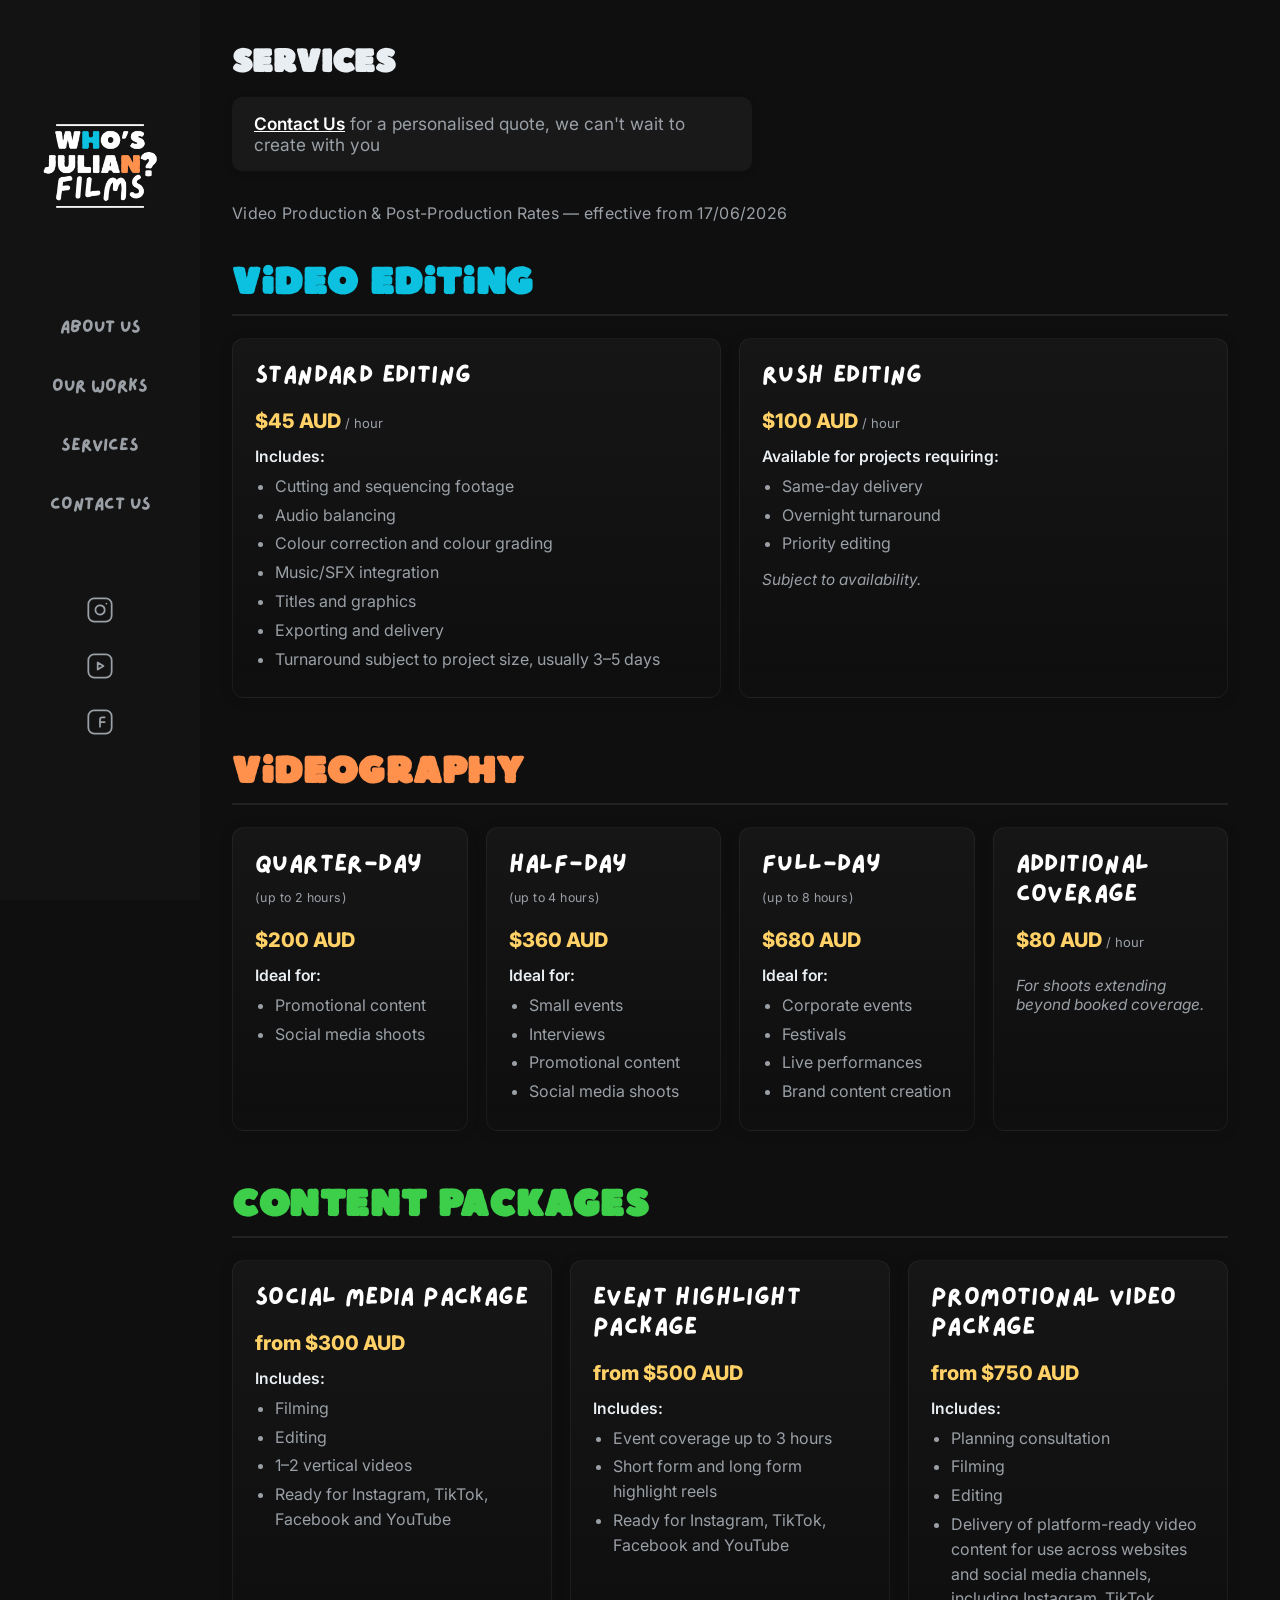
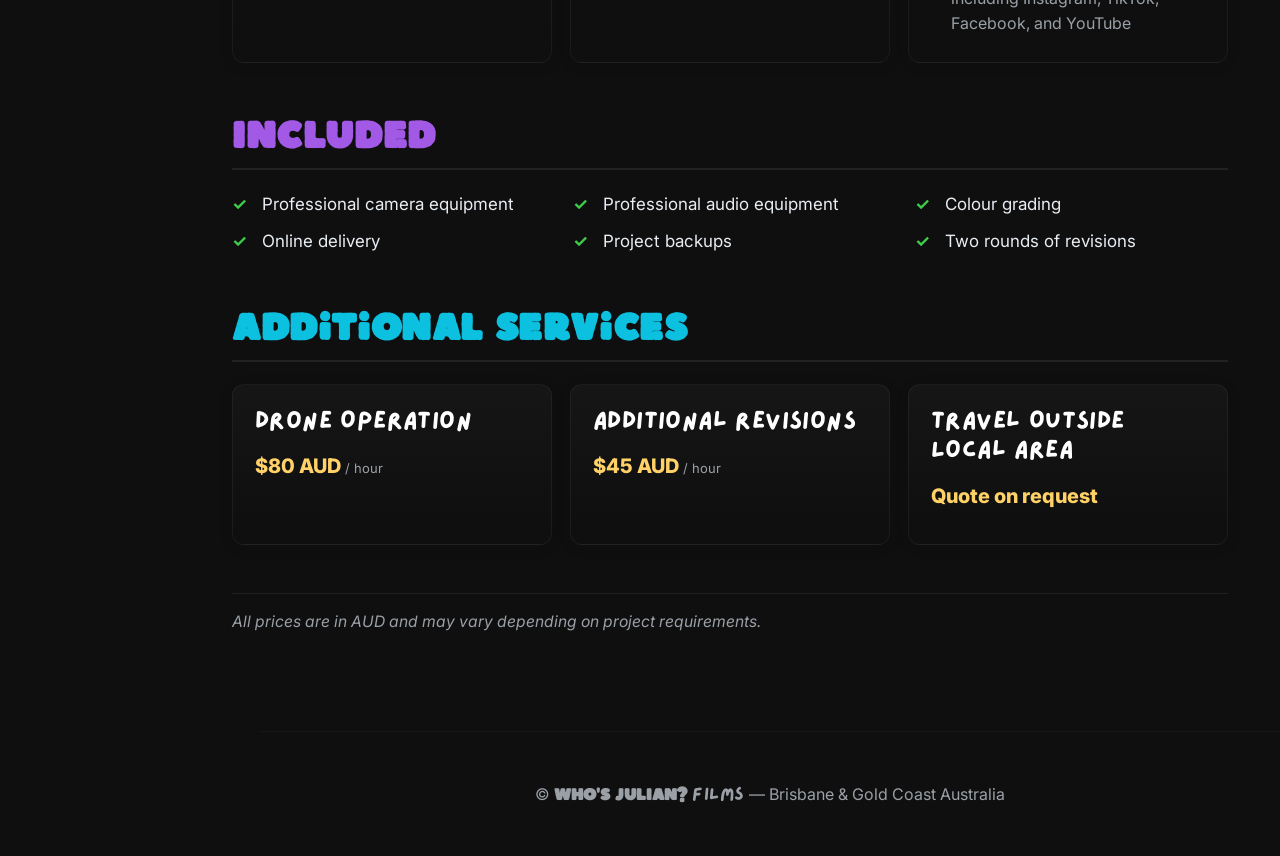
<file: services.html>
<!doctype html>
<html lang="en">
  <head>
    <meta charset="utf-8" />
    <meta name="viewport" content="width=device-width,initial-scale=1" />
    <title>Services | Who's Julian? Films</title>
    <meta name="description" content="Professional videography and video editing across Brisbane and the Gold Coast. Creating cinematic content that captures attention, tells compelling stories and drives results." />
    <link rel="canonical" href="https://www.whosjulianfilms.com.au/services.html" />
    <!-- Open Graph -->
    <meta property="og:type" content="website" />
    <meta property="og:site_name" content="Who's Julian? Films" />
    <meta property="og:title" content="Services | Who's Julian? Films" />
    <meta property="og:description" content="Professional videography and video editing across Brisbane and the Gold Coast. Creating cinematic content that captures attention, tells compelling stories and drives results." />
    <meta property="og:url" content="https://www.whosjulianfilms.com.au/services.html" />
    <meta property="og:image" content="https://www.whosjulianfilms.com.au/android-chrome-512x512.png" />
    <!-- Twitter -->
    <meta name="twitter:card" content="summary" />
    <meta name="twitter:title" content="Services | Who's Julian? Films" />
    <meta name="twitter:description" content="Professional videography and video editing across Brisbane and the Gold Coast. Creating cinematic content that captures attention, tells compelling stories and drives results." />
    <meta name="twitter:image" content="https://www.whosjulianfilms.com.au/android-chrome-512x512.png" />
    <!-- Favicons -->
    <link rel="icon" href="/favicon.ico" sizes="any" />
    <link rel="icon" type="image/png" sizes="32x32" href="/favicon-32x32.png" />
    <link rel="icon" type="image/png" sizes="16x16" href="/favicon-16x16.png" />
    <link rel="apple-touch-icon" sizes="180x180" href="/apple-touch-icon.png" />
    <link rel="manifest" href="/site.webmanifest" />
    <link href="https://fonts.googleapis.com/css2?family=Inter:wght@300;400;600;800&family=Playfair+Display:wght@600&display=swap" rel="stylesheet">
    <link rel="stylesheet" href="style.css">
  </head>
  <body>
    <aside id="sidebar">
      <div class="sidebar-segments">
        <div class="sidebar-logo-segment">
          <a href="index.html">
            <img src="Images/LOGO transparent.png" alt="Logo" class="logo-custom" />
          </a>
        </div>
        <div class="sidebar-nav-segment">
          <nav class="sidebar-nav-custom">
            <a href="about.html" data-section="about">ABOUT US</a>
            <a href="works.html" data-section="works">OUR WORKS</a>
            <a href="services.html" data-section="services">SERVICES</a>
            <a href="contact.html" class="cta" data-section="contact">CONTACT US</a>
          </nav>
        </div>
        <div class="sidebar-socials">
          <a href="https://www.instagram.com/whoisjulianfilms/" target="_blank" aria-label="Instagram">
            <svg width="28" height="28" viewBox="0 0 24 24" fill="none" stroke="currentColor" stroke-width="1.5" stroke-linecap="round" stroke-linejoin="round"><rect x="2" y="2" width="20" height="20" rx="5"/><path d="M16 11.37A4 4 0 1 1 12.63 8 4 4 0 0 1 16 11.37z"/><line x1="17.5" y1="6.5" x2="17.5" y2="6.5"/></svg>
          </a>
          <a href="https://www.youtube.com/@WhosJulianFilms" target="_blank" aria-label="YouTube">
            <svg width="28" height="28" viewBox="0 0 24 24" fill="none" stroke="currentColor" stroke-width="1.5" stroke-linecap="round" stroke-linejoin="round"><rect x="2" y="2" width="20" height="20" rx="5"/><polygon points="10 15 15 12 10 9 10 15"/></svg>
          </a>
          <a href="https://www.facebook.com/profile.php?id=61583416790067" target="_blank" aria-label="Facebook">
            <svg width="28" height="28" viewBox="0 0 24 24" fill="none" stroke="currentColor" stroke-width="1.5" stroke-linecap="round" stroke-linejoin="round"><rect x="2" y="2" width="20" height="20" rx="5"/><path d="M16 8h-2a2 2 0 0 0-2 2v2h4"/><line x1="12" y1="16" x2="12" y2="12"/></svg>
          </a>
        </div>
      </div>
    </aside>
    <main>
      <div class="works-container">
        <h1 class="works-title">SERVICES</h1>
        <div class="services-quote-box">
          <span>
            <a href="contact.html" class="contact-link">Contact Us</a> for a personalised quote, we can't wait to create with you
          </span>
        </div>
        <p class="rates-effective">Video Production &amp; Post-Production Rates — effective from 17/06/2026</p>

        <!-- VIDEO EDITING -->
        <section class="rates-group">
          <h2 class="rates-main-header boulder accent-blue">Video Editing</h2>
          <div class="rates-grid">
            <div class="rate-card">
              <h3 class="rate-subheader lazydog">Standard Editing</h3>
              <div class="rate-price">$45 AUD <span>/ hour</span></div>
              <p class="rate-intro">Includes:</p>
              <ul class="rate-list">
                <li>Cutting and sequencing footage</li>
                <li>Audio balancing</li>
                <li>Colour correction and colour grading</li>
                <li>Music/SFX integration</li>
                <li>Titles and graphics</li>
                <li>Exporting and delivery</li>
                <li>Turnaround subject to project size, usually 3–5 days</li>
              </ul>
            </div>
            <div class="rate-card">
              <h3 class="rate-subheader lazydog">Rush Editing</h3>
              <div class="rate-price">$100 AUD <span>/ hour</span></div>
              <p class="rate-intro">Available for projects requiring:</p>
              <ul class="rate-list">
                <li>Same-day delivery</li>
                <li>Overnight turnaround</li>
                <li>Priority editing</li>
              </ul>
              <p class="rate-note">Subject to availability.</p>
            </div>
          </div>
        </section>

        <!-- VIDEOGRAPHY -->
        <section class="rates-group">
          <h2 class="rates-main-header boulder accent-orange">Videography</h2>
          <div class="rates-grid">
            <div class="rate-card">
              <h3 class="rate-subheader lazydog">Quarter-Day <span class="rate-duration">(up to 2 hours)</span></h3>
              <div class="rate-price">$200 AUD</div>
              <p class="rate-intro">Ideal for:</p>
              <ul class="rate-list">
                <li>Promotional content</li>
                <li>Social media shoots</li>
              </ul>
            </div>
            <div class="rate-card">
              <h3 class="rate-subheader lazydog">Half-Day <span class="rate-duration">(up to 4 hours)</span></h3>
              <div class="rate-price">$360 AUD</div>
              <p class="rate-intro">Ideal for:</p>
              <ul class="rate-list">
                <li>Small events</li>
                <li>Interviews</li>
                <li>Promotional content</li>
                <li>Social media shoots</li>
              </ul>
            </div>
            <div class="rate-card">
              <h3 class="rate-subheader lazydog">Full-Day <span class="rate-duration">(up to 8 hours)</span></h3>
              <div class="rate-price">$680 AUD</div>
              <p class="rate-intro">Ideal for:</p>
              <ul class="rate-list">
                <li>Corporate events</li>
                <li>Festivals</li>
                <li>Live performances</li>
                <li>Brand content creation</li>
              </ul>
            </div>
            <div class="rate-card">
              <h3 class="rate-subheader lazydog">Additional Coverage</h3>
              <div class="rate-price">$80 AUD <span>/ hour</span></div>
              <p class="rate-note">For shoots extending beyond booked coverage.</p>
            </div>
          </div>
        </section>

        <!-- CONTENT PACKAGES -->
        <section class="rates-group">
          <h2 class="rates-main-header boulder accent-green">Content Packages</h2>
          <div class="rates-grid">
            <div class="rate-card">
              <h3 class="rate-subheader lazydog">Social Media Package</h3>
              <div class="rate-price">from $300 AUD</div>
              <p class="rate-intro">Includes:</p>
              <ul class="rate-list">
                <li>Filming</li>
                <li>Editing</li>
                <li>1–2 vertical videos</li>
                <li>Ready for Instagram, TikTok, Facebook and YouTube</li>
              </ul>
            </div>
            <div class="rate-card">
              <h3 class="rate-subheader lazydog">Event Highlight Package</h3>
              <div class="rate-price">from $500 AUD</div>
              <p class="rate-intro">Includes:</p>
              <ul class="rate-list">
                <li>Event coverage up to 3 hours</li>
                <li>Short form and long form highlight reels</li>
                <li>Ready for Instagram, TikTok, Facebook and YouTube</li>
              </ul>
            </div>
            <div class="rate-card">
              <h3 class="rate-subheader lazydog">Promotional Video Package</h3>
              <div class="rate-price">from $750 AUD</div>
              <p class="rate-intro">Includes:</p>
              <ul class="rate-list">
                <li>Planning consultation</li>
                <li>Filming</li>
                <li>Editing</li>
                <li>Delivery of platform-ready video content for use across websites and social media channels, including Instagram, TikTok, Facebook, and YouTube</li>
              </ul>
            </div>
          </div>
        </section>

        <!-- INCLUDED -->
        <section class="rates-group">
          <h2 class="rates-main-header boulder accent-purple">Included</h2>
          <ul class="included-list">
            <li>Professional camera equipment</li>
            <li>Professional audio equipment</li>
            <li>Colour grading</li>
            <li>Online delivery</li>
            <li>Project backups</li>
            <li>Two rounds of revisions</li>
          </ul>
        </section>

        <!-- ADDITIONAL SERVICES -->
        <section class="rates-group">
          <h2 class="rates-main-header boulder accent-blue">Additional Services</h2>
          <div class="rates-grid">
            <div class="rate-card rate-card--compact">
              <h3 class="rate-subheader lazydog">Drone Operation</h3>
              <div class="rate-price">$80 AUD <span>/ hour</span></div>
            </div>
            <div class="rate-card rate-card--compact">
              <h3 class="rate-subheader lazydog">Additional Revisions</h3>
              <div class="rate-price">$45 AUD <span>/ hour</span></div>
            </div>
            <div class="rate-card rate-card--compact">
              <h3 class="rate-subheader lazydog">Travel Outside Local Area</h3>
              <div class="rate-price">Quote on request</div>
            </div>
          </div>
        </section>

        <p class="rates-disclaimer">All prices are in AUD and may vary depending on project requirements.</p>
      </div>
    </main>
    <footer class="site-footer">
      <div class="container">
          <p>© <strong>WHO'S JULIAN? <span class="brand-films">FILMS</span></strong> — Brisbane & Gold Coast Australia</p>
      </div>
    </footer>
  </body>
</html>
</file>
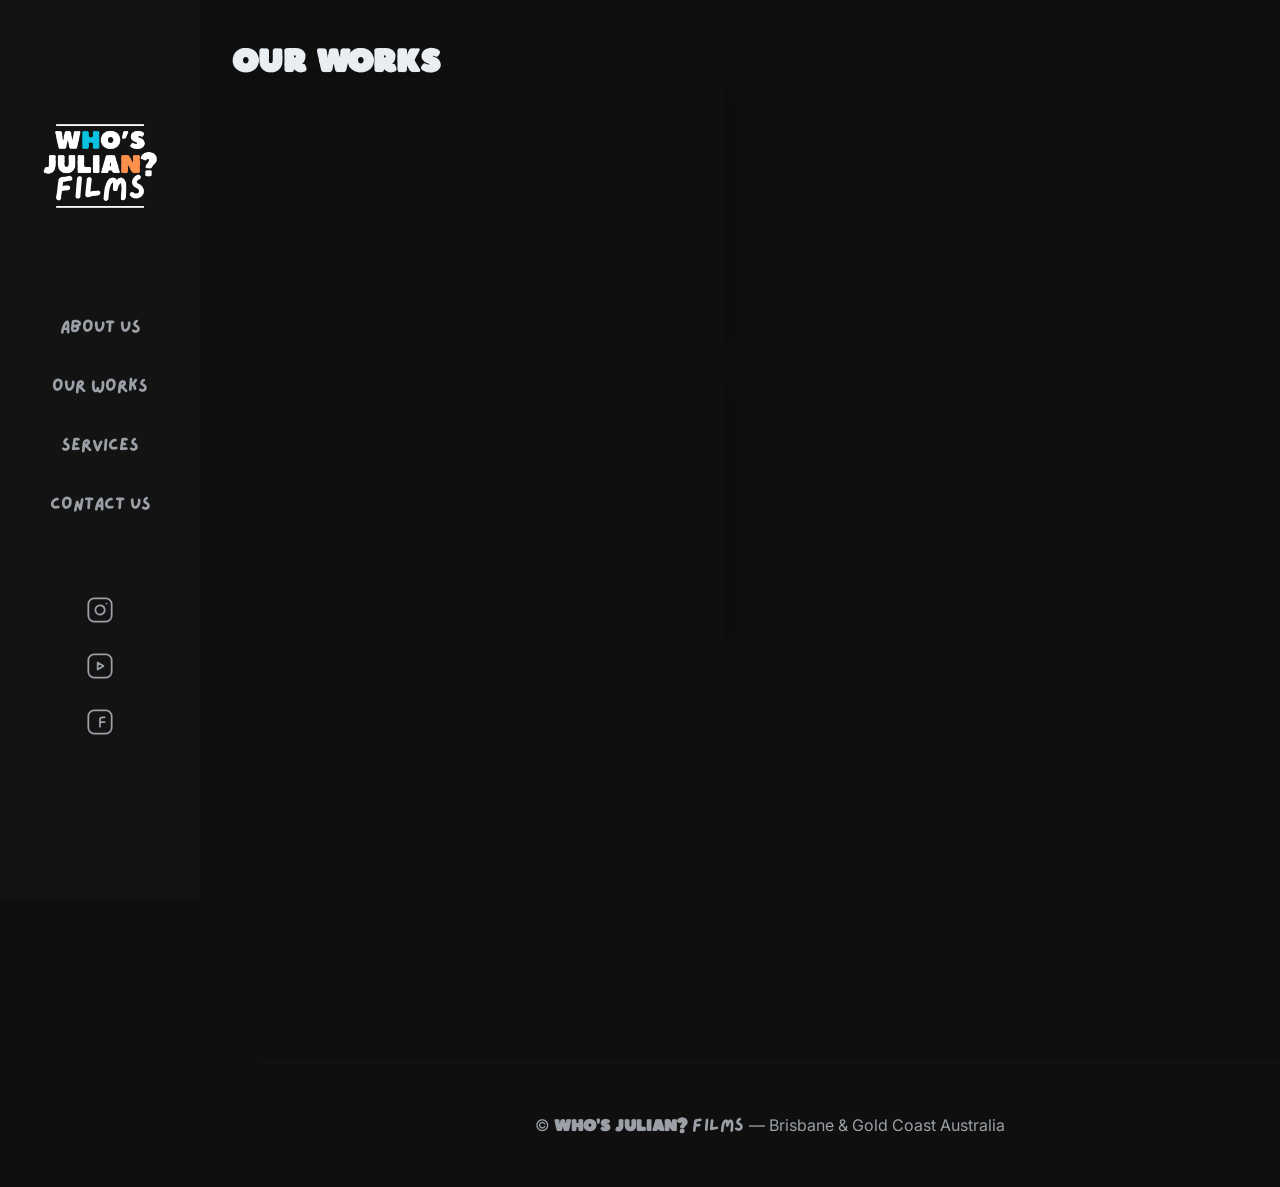
<file: works.html>
<!doctype html>
<html lang="en">
  <head>
    <meta charset="utf-8" />
    <meta name="viewport" content="width=device-width,initial-scale=1" />
    <title>Our Works | Who's Julian? Films</title>
    <meta name="description" content="Professional videography and video editing across Brisbane and the Gold Coast. Creating cinematic content that captures attention, tells compelling stories and drives results." />
    <link rel="canonical" href="https://www.whosjulianfilms.com.au/works.html" />
    <!-- Open Graph -->
    <meta property="og:type" content="website" />
    <meta property="og:site_name" content="Who's Julian? Films" />
    <meta property="og:title" content="Our Works | Who's Julian? Films" />
    <meta property="og:description" content="Professional videography and video editing across Brisbane and the Gold Coast. Creating cinematic content that captures attention, tells compelling stories and drives results." />
    <meta property="og:url" content="https://www.whosjulianfilms.com.au/works.html" />
    <meta property="og:image" content="https://www.whosjulianfilms.com.au/android-chrome-512x512.png" />
    <!-- Twitter -->
    <meta name="twitter:card" content="summary" />
    <meta name="twitter:title" content="Our Works | Who's Julian? Films" />
    <meta name="twitter:description" content="Professional videography and video editing across Brisbane and the Gold Coast. Creating cinematic content that captures attention, tells compelling stories and drives results." />
    <meta name="twitter:image" content="https://www.whosjulianfilms.com.au/android-chrome-512x512.png" />
    <!-- Favicons -->
    <link rel="icon" href="/favicon.ico" sizes="any" />
    <link rel="icon" type="image/png" sizes="32x32" href="/favicon-32x32.png" />
    <link rel="icon" type="image/png" sizes="16x16" href="/favicon-16x16.png" />
    <link rel="apple-touch-icon" sizes="180x180" href="/apple-touch-icon.png" />
    <link rel="manifest" href="/site.webmanifest" />
    <link href="https://fonts.googleapis.com/css2?family=Inter:wght@300;400;600;800&family=Playfair+Display:wght@600&display=swap" rel="stylesheet">
    <link rel="stylesheet" href="style.css">
  </head>
  <body>
    <aside id="sidebar">
      <div class="sidebar-segments">
        <div class="sidebar-logo-segment">
          <a href="index.html">
            <img src="Images/LOGO transparent.png" alt="Logo" class="logo-custom" />
          </a>
        </div>
        <div class="sidebar-nav-segment">
          <nav class="sidebar-nav-custom">
            <a href="about.html" data-section="about">ABOUT US</a>
            <a href="works.html" data-section="works">OUR WORKS</a>
            <a href="services.html" data-section="services">SERVICES</a>
            <a href="contact.html" class="cta" data-section="contact">CONTACT US</a>
          </nav>
        </div>
        <div class="sidebar-socials">
          <a href="https://www.instagram.com/whoisjulianfilms/" target="_blank" aria-label="Instagram">
            <svg width="28" height="28" viewBox="0 0 24 24" fill="none" stroke="currentColor" stroke-width="1.5" stroke-linecap="round" stroke-linejoin="round"><rect x="2" y="2" width="20" height="20" rx="5"/><path d="M16 11.37A4 4 0 1 1 12.63 8 4 4 0 0 1 16 11.37z"/><line x1="17.5" y1="6.5" x2="17.5" y2="6.5"/></svg>
          </a>
          <a href="https://www.youtube.com/@WhosJulianFilms" target="_blank" aria-label="YouTube">
            <svg width="28" height="28" viewBox="0 0 24 24" fill="none" stroke="currentColor" stroke-width="1.5" stroke-linecap="round" stroke-linejoin="round"><rect x="2" y="2" width="20" height="20" rx="5"/><polygon points="10 15 15 12 10 9 10 15"/></svg>
          </a>
          <a href="https://www.facebook.com/profile.php?id=61583416790067" target="_blank" aria-label="Facebook">
            <svg width="28" height="28" viewBox="0 0 24 24" fill="none" stroke="currentColor" stroke-width="1.5" stroke-linecap="round" stroke-linejoin="round"><rect x="2" y="2" width="20" height="20" rx="5"/><path d="M16 8h-2a2 2 0 0 0-2 2v2h4"/><line x1="12" y1="16" x2="12" y2="12"/></svg>
          </a>
        </div>
      </div>
    </aside>
    <main>
      <div class="works-container">
        <h1 class="works-title">Our Works</h1>

        <div class="works-videos">
          <div class="works-video-item" data-position="1">
            <iframe width="100%" height="220" src="https://www.youtube.com/embed/bzxILTVOIRk" frameborder="0" allowfullscreen style="border-radius:12px;"></iframe>
          </div>
          <div class="works-video-item" data-position="2">
            <iframe width="100%" height="220" src="https://www.youtube.com/embed/TNEaBQg_BvQ" frameborder="0" allowfullscreen style="border-radius:12px;"></iframe>
          </div>
          <div class="works-video-item" data-position="3">
            <iframe width="100%" height="220" src="https://www.youtube.com/embed/3BH_7at8BX0" frameborder="0" allowfullscreen style="border-radius:12px;"></iframe>
          </div>
          <div class="works-video-item" data-position="4">
            <iframe width="100%" height="220" src="https://www.youtube.com/embed/1skPtApb95k" frameborder="0" allowfullscreen style="border-radius:12px;"></iframe>
          </div>
          <div class="works-video-item" data-position="5">
            <iframe width="100%" height="220" src="https://www.youtube.com/embed/TqkGWn-yCzM" frameborder="0" allowfullscreen style="border-radius:12px;"></iframe>
          </div>
        </div>
      </div>
    </main>
    <footer class="site-footer">
      <div class="container">
          <p>© <strong>WHO'S JULIAN? <span class="brand-films">FILMS</span></strong> — Brisbane & Gold Coast Australia</p>
      </div>
    </footer>
  </body>
</html>
</file>
<file: style.css>
/* Terms and Conditions accordion on contact page */
.terms-accordion {
  --terms-ease: cubic-bezier(0.19, 1, 0.22, 1);
  --terms-quick-ease: cubic-bezier(0.4, 0, 0.2, 1);
  margin: 22px 0 0;
  background:
    linear-gradient(135deg, rgba(255,255,255,0.055), rgba(255,255,255,0.012) 54%),
    var(--section-dark-bg);
  border: 1px solid rgba(255,255,255,0.105);
  border-radius: 8px;
  box-shadow: 0 18px 46px rgba(0,0,0,0.24), inset 0 1px 0 rgba(255,255,255,0.045);
  overflow: hidden;
  position: relative;
  isolation: isolate;
}
.terms-accordion::before {
  content: "";
  position: absolute;
  inset: 0 auto 0 0;
  width: 3px;
  background: linear-gradient(180deg, var(--accent-blue), var(--accent-orange));
  opacity: 0.55;
  transform: scaleY(0.36);
  transform-origin: top;
  transition: transform 520ms var(--terms-ease), opacity 320ms var(--terms-quick-ease);
}
.terms-accordion.is-expanded::before {
  opacity: 0.95;
  transform: scaleY(1);
}
.terms-accordion__button {
  width: 100%;
  display: flex;
  align-items: center;
  justify-content: space-between;
  gap: 14px;
  border: 0;
  background:
    linear-gradient(90deg, rgba(255,255,255,0.025), rgba(255,255,255,0) 58%),
    transparent;
  color: #fff;
  padding: 18px 20px 18px 22px;
  cursor: pointer;
  font-family: Inter, system-ui, -apple-system, 'Segoe UI', Roboto, 'Helvetica Neue', Arial, sans-serif;
  font-size: 0.98rem;
  font-weight: 600;
  line-height: 1.35;
  text-align: left;
  position: relative;
  transition: background 260ms var(--terms-quick-ease), color 260ms var(--terms-quick-ease);
}
.terms-accordion__button:hover {
  background:
    linear-gradient(90deg, rgba(91,190,255,0.105), rgba(255,145,77,0.03) 62%, rgba(255,255,255,0));
  color: #f7fbff;
}
.terms-accordion__button:active {
  background:
    linear-gradient(90deg, rgba(91,190,255,0.14), rgba(255,145,77,0.045) 62%, rgba(255,255,255,0));
}
.terms-accordion__button:focus-visible {
  outline: 2px solid var(--accent-blue);
  outline-offset: -5px;
}
.terms-accordion__label {
  transition: transform 320ms var(--terms-ease), color 260ms var(--terms-quick-ease);
}
.terms-accordion__button:hover .terms-accordion__label,
.terms-accordion__button[aria-expanded="true"] .terms-accordion__label {
  color: #ffffff;
  transform: translateX(3px);
}
.terms-accordion__indicator {
  display: inline-grid;
  place-items: center;
  width: 32px;
  height: 32px;
  flex: 0 0 auto;
  border: 1px solid rgba(255,255,255,0.18);
  border-radius: 50%;
  background: rgba(255,255,255,0.035);
  box-shadow: inset 0 1px 0 rgba(255,255,255,0.08);
  position: relative;
  transition: transform 440ms var(--terms-ease), border-color 300ms var(--terms-quick-ease), background 300ms var(--terms-quick-ease);
}
.terms-accordion__indicator-line {
  grid-area: 1 / 1;
  width: 13px;
  height: 1.5px;
  border-radius: 999px;
  background: currentColor;
  color: #fff;
  transform-origin: center;
  transition: transform 440ms var(--terms-ease), opacity 260ms var(--terms-quick-ease), width 440ms var(--terms-ease);
}
.terms-accordion__indicator-line:first-child {
  transform: rotate(0deg);
}
.terms-accordion__indicator-line:last-child {
  transform: rotate(90deg);
}
.terms-accordion__button:hover .terms-accordion__indicator {
  border-color: rgba(91,190,255,0.45);
  background: rgba(91,190,255,0.10);
  transform: translateY(-1px);
}
.terms-accordion__button[aria-expanded="true"] {
  background:
    linear-gradient(90deg, rgba(91,190,255,0.12), rgba(255,145,77,0.045) 64%, rgba(255,255,255,0));
  border-bottom: 1px solid rgba(255,255,255,0.075);
}
.terms-accordion__button[aria-expanded="true"] .terms-accordion__indicator {
  background: rgba(255,255,255,0.08);
  border-color: rgba(255,145,77,0.46);
  transform: rotate(180deg);
}
.terms-accordion__button[aria-expanded="true"] .terms-accordion__indicator-line:first-child {
  width: 15px;
}
.terms-accordion__button[aria-expanded="true"] .terms-accordion__indicator-line:last-child {
  opacity: 0;
  transform: rotate(90deg) scaleX(0.18);
}
.terms-accordion__panel {
  max-height: 0;
  opacity: 0;
  overflow: hidden;
  clip-path: inset(0 0 100% 0 round 0 0 8px 8px);
  transition: max-height 460ms var(--terms-ease), opacity 260ms var(--terms-quick-ease), clip-path 460ms var(--terms-ease);
  will-change: max-height, opacity, clip-path;
}
.terms-accordion__panel.is-open {
  opacity: 1;
  clip-path: inset(0 0 0 0 round 0 0 8px 8px);
}
.terms-accordion__content {
  padding: 22px 24px 26px;
  color: #d9e1e6;
  font-family: Inter, system-ui, -apple-system, 'Segoe UI', Roboto, 'Helvetica Neue', Arial, sans-serif;
  font-size: 0.98rem;
  line-height: 1.68;
  transform: translate3d(0, -10px, 0);
  opacity: 0;
  transition: transform 420ms var(--terms-ease), opacity 300ms var(--terms-quick-ease);
  will-change: transform, opacity;
}
.terms-accordion__panel.is-open .terms-accordion__content {
  opacity: 1;
  transform: translate3d(0, 0, 0);
}
.terms-accordion__content h2 {
  margin: 22px 0 10px;
  color: #fff;
  font-family: Inter, system-ui, -apple-system, 'Segoe UI', Roboto, 'Helvetica Neue', Arial, sans-serif;
  font-size: 1.12rem;
  font-weight: 700;
  line-height: 1.35;
}
.terms-accordion__content h2:first-child {
  margin-top: 0;
}
.terms-accordion__content p {
  margin: 0 0 14px;
}
.terms-accordion__content ul {
  margin: 0 0 16px;
  padding-left: 22px;
}
.terms-accordion__content li {
  margin-bottom: 7px;
}
.terms-accordion__content hr {
  border: 0;
  border-top: 1px solid rgba(255,255,255,0.08);
  margin: 20px 0;
}
/* Large grid item for contact page */
.contact-grid-item {
  background: var(--section-dark-bg);
  min-height: 220px;
  border-radius: 12px;
  margin-top: 24px;
  box-shadow: 0 2px 12px rgba(0,0,0,0.06);
}
/* Enquire now title on contact page */
.enquire-title.boulder {
  font-family: 'BoulderLocal', 'Playfair Display', serif !important;
  font-size: 1.7em;
  color: #fff;
  margin-top: 32px;
  margin-bottom: 18px;
  letter-spacing: 0.5px;
  font-weight: 700;
}
/* Services quote box under main title */
.services-quote-box {
  background: var(--section-light-bg);
  border-radius: 10px;
  padding: 16px 22px;
  margin: 18px 0 32px 0;
  text-align: left;
  font-size: 1.08em;
  color: var(--muted);
  max-width: 520px;
  box-shadow: 0 2px 12px rgba(0,0,0,0.04);
}
.services-quote-box .contact-link {
  color: #fff;
  font-weight: 600;
  text-decoration: underline;
  transition: color 0.18s;
}
.services-quote-box .contact-link:hover {
  color: var(--accent-blue);
}
.service-header.accent-purple {
  color: #a259e6 !important; /* A readable, vibrant purple */
}
.service-header.accent-green {
  color: #3ecf4a !important; /* A readable, vibrant green */
}
/* Service headers using LazyDog font */
.service-header.lazydog {
  font-family: 'LazyDog' !important;
  font-size: 2.1em;
  color: var(--accent-orange);
  margin-top: 38px;
  margin-bottom: 10px;
  letter-spacing: 0.5px;
  font-weight: 700;
}

.service-header.accent-blue {
  color: var(--accent-blue) !important;
}

.service-section {
  margin-bottom: 38px;
}

.service-details {
  min-height: 48px;
  background: var(--section-light-bg);
  border-radius: 8px;
  padding: 18px 18px 18px 18px;
  color: var(--muted);
  font-size: 1.08em;
}

/* =====================
   Services / Rates layout
   ===================== */
.rates-effective {
  color: var(--muted);
  font-size: 1em;
  margin: 0 0 34px 0;
  letter-spacing: 0.3px;
}

.rates-group {
  margin-bottom: 48px;
}

/* Main section headers — Boulder font */
.rates-main-header.boulder {
  font-family: 'BoulderLocal', 'Playfair Display', serif !important;
  font-size: 2.3em;
  letter-spacing: 0.6px;
  margin: 0 0 22px 0;
  padding-bottom: 12px;
  border-bottom: 2px solid rgba(255,255,255,0.08);
  color: var(--accent-orange);
}
.rates-main-header.accent-blue { color: var(--accent-blue) !important; }
.rates-main-header.accent-orange { color: var(--accent-orange) !important; }
.rates-main-header.accent-green { color: #3ecf4a !important; }
.rates-main-header.accent-purple { color: #a259e6 !important; }

.rates-grid {
  display: grid;
  grid-template-columns: repeat(auto-fill, minmax(280px, 1fr));
  gap: 20px;
}

.rate-card {
  background: var(--section-light-bg);
  border: 1px solid rgba(255,255,255,0.05);
  border-radius: 12px;
  padding: 22px 22px 24px;
  box-shadow: 0 2px 14px rgba(0,0,0,0.10);
  display: flex;
  flex-direction: column;
}

.rate-card--compact {
  justify-content: flex-start;
}

/* Sub headers — LazyDog font */
.rate-subheader.lazydog {
  font-family: 'LazyDog' !important;
  font-size: 1.55em;
  font-weight: 700;
  color: #fff;
  margin: 0 0 6px 0;
  letter-spacing: 0.4px;
  line-height: 1.2;
}

.rate-duration {
  font-family: Inter, system-ui, sans-serif;
  font-size: 0.5em;
  color: var(--muted);
  font-weight: 400;
  display: inline-block;
}

.rate-price {
  font-size: 1.35em;
  font-weight: 700;
  color: var(--accent-orange);
  margin-bottom: 14px;
}
.rate-price span {
  font-size: 0.65em;
  font-weight: 400;
  color: var(--muted);
}

.rate-intro {
  color: #e9eef2;
  font-weight: 600;
  margin: 0 0 8px 0;
  font-size: 0.98em;
}

.rate-list {
  margin: 0;
  padding-left: 20px;
  color: var(--muted);
  font-size: 1em;
  line-height: 1.55;
}
.rate-list li {
  margin-bottom: 4px;
}

.rate-note {
  color: var(--muted);
  font-style: italic;
  margin: 10px 0 0 0;
  font-size: 0.96em;
}

/* Included checklist */
.included-list {
  list-style: none;
  margin: 0;
  padding: 0;
  display: grid;
  grid-template-columns: repeat(auto-fill, minmax(240px, 1fr));
  gap: 12px 28px;
}
.included-list li {
  position: relative;
  padding-left: 30px;
  color: #e9eef2;
  font-size: 1.06em;
  line-height: 1.5;
}
.included-list li::before {
  content: '✓';
  position: absolute;
  left: 0;
  top: 0;
  color: var(--accent-green, #3ecf4a);
  font-weight: 700;
}

.rates-disclaimer {
  color: var(--muted);
  font-style: italic;
  font-size: 0.98em;
  margin: 8px 0 20px 0;
  border-top: 1px solid rgba(255,255,255,0.07);
  padding-top: 18px;
}
/* =====================
   Desktop / Larger Screens
   ===================== */

:root{
  --bg:#0f0f10;
  --muted:#9aa0a6;
  --accent:#ffd166;
  --section-dark-bg: rgba(255,255,255,0.02);
  --section-light-bg: rgba(255,255,255,0.045);
  --accent-blue:#0cc0df;
  --accent-orange:#ff914d;
  --glass: rgba(255,255,255,0.06);
  --container:1200px;
}

*{box-sizing:border-box}
html{height:100%;overflow-y:auto;overflow-x:hidden}
body{min-height:100vh;overflow-x:hidden}
body{
  margin:0;
  font-family:Inter, system-ui, -apple-system, 'Segoe UI', Roboto, 'Helvetica Neue', Arial;
  background:var(--bg);
  color:#e9eef2;
  -webkit-font-smoothing:antialiased;
  -moz-osx-font-smoothing:grayscale;
  scroll-behavior:smooth;
}

.container{max-width:var(--container);margin:0 auto;padding:0 28px}

h1,h2,h3{margin:0;color:inherit;font-family:'BoulderLocal', 'Playfair Display', serif !important}

/* Local heading font (Boulder) */
@font-face{
  font-family: 'BoulderLocal';
  src: url('Fonts/Boulder-Regular.13ca443f4a8ae9874f248b11.7448865cf2ccd35af366eede31f28f13.woff2') format('woff2');
  font-weight: 400;
  font-style: normal;
  font-display: swap;
}

@font-face{
  font-family: 'LazyDog';
  src: url('Fonts/Lazydog.cbc654ce48ffa209e8b8698295c5d75d.fba574ef4dc01d71937608b6f764e2e7.woff2') format('woff2');
  font-weight: 400 800;
  font-style: normal;
  font-display: swap;
}

/* Sidebar layout: top third logo, middle third nav, bottom third socials */
.sidebar-nav-container {
  width: 100%;
  display: flex;
  justify-content: center;
  align-items: center;
  padding: 24px 0 0 0;
}

/* keep equal spacing around the central nav links */
.sidebar-segments {
  /* make segments a full-height column so we can distribute space between them */
  display: flex;
  flex-direction: column;
  height: 100%;
  justify-content: space-between;
  /* padding at top/bottom moves logo up and socials down equally */
  padding: 60px 0;
}

@media (max-width: 600px) {
  /* reduce the extra padding on narrow screens */
  .sidebar-segments {
    padding: 40px 0;
  }
}
.sidebar-nav-custom {
  display: flex;
  flex-direction: column;
  align-items: center;
  gap: 40px;
  width: 100%;
}

/* ensure the nav segment takes available space so the links can be centered vertically */
.sidebar-nav-segment {
  flex: 1;
  display: flex;
  flex-direction: column;
  justify-content: center;
}
.sidebar-nav-custom a {
  color: var(--muted);
  text-decoration: none;
  font-size: 18px;
  font-weight: 600;
  text-align: center;
  font-family: 'LazyDog', 'BoulderLocal', 'Playfair Display', serif;
  transition: transform 0.3s ease, box-shadow 0.3s ease, color 0.18s;
}
.sidebar-nav-custom a:hover {
  color: #fff;
  transform: scale(1.03);
  box-shadow: 0 10px 30px rgba(0,0,0,0.5);
  z-index: 2;
}
.sidebar-nav-custom .cta {
  background: none;
  border: none;
  padding: 0;
  color: var(--muted);
  font-size: 18px;
  font-weight: 600;
}

@media (max-width: 600px) {
  .sidebar-nav-container {
    padding: 8px 0 0 0;
    align-items: flex-start;
  }
  .sidebar-nav-custom {
    gap: 24px;
  }
  .sidebar-nav-custom a {
    font-size: 16px;
  }
}
.sidebar-logo-container {
  width: 100%;
  display: flex;
  justify-content: center;
  align-items: flex-start;
  padding: 32px 0 0 0;
}
.logo-custom {
  height: 140px;
  width: auto;
  display: block;
}

/* clickable logo hover animation */
.sidebar-logo-segment a img,
.sidebar-logo-container a img {
  transition: transform .28s ease, box-shadow .28s ease;
}
.sidebar-logo-segment a:hover img,
.sidebar-logo-container a:hover img {
  transform: scale(1.03);
  box-shadow:0 20px 40px rgba(2,6,23,0.6);
}

@media (max-width: 600px) {
  .sidebar-logo-container {
    padding: 0;
    align-items: center;
    justify-content: center;
    height: 100vh;
    display: flex;
  }
  .logo-custom {
    height: 90px;
    margin: auto;
  }
}
#sidebar {
  position: fixed;
  top: 0;
  left: 0;
  bottom: 0;
  width: 200px;
  background: var(--section-dark-bg);
  padding: 0;
  display: flex;
  flex-direction: column;
  align-items: center;
  justify-content: center;
  z-index: 100;
  min-height: 100vh;
  height: 100vh;
  box-sizing: border-box;
}
#sidebar .sidebar-section {
  width: 100%;
  display: flex;
  flex-direction: column;
  align-items: center;
  justify-content: center;
}
#sidebar .sidebar-logo {
  height: 140px;
  display: flex;
  align-items: flex-start;
  justify-content: center;
  width: 100%;
  padding: 32px 0 0 0;
}
#sidebar .sidebar-nav {
  display: flex;
  flex-direction: column;
  align-items: center;
  justify-content: center;
  gap: 40px;
  width: 100%;
  flex: 1;
}
#sidebar .sidebar-socials {
  display: flex;
  flex-direction: column;
  align-items: center;
  justify-content: flex-end;
  width: 100%;
  padding-bottom: 32px;
}

/* centered logo placeholder (styles defined below) */

/* Sidebar replacement for header */
#main-header{display:none;} /* hide old top header */
#sidebar{position:fixed;top:0;left:0;bottom:0;width:200px;background:var(--section-dark-bg);padding:36px 16px;display:flex;flex-direction:column;align-items:center;/* center children horizontally */z-index:100;}
#sidebar .brand{
  display:block;
  text-decoration:none;
  color:inherit;
  margin-bottom: 32px;
  text-align:center;
}
#sidebar .brand img{
  height:140px;
  display:block;
  opacity:1;
  transform:none;
  margin:0 auto;
  /* horizontal centering is handled by flex container */
}
#sidebar nav{display:flex;flex-direction:column;align-items:center;justify-content:space-between;gap:40px;width:100%;}
#sidebar nav a {
  color: var(--muted);
  text-decoration: none;
  font-size: 18px;
  font-weight: 600;
  text-align: center;
  font-family: 'LazyDog', 'BoulderLocal', 'Playfair Display', serif;
}
#sidebar nav a:hover{color:#fff;}
#sidebar .cta{
  margin-top: 0;
  background: none;
  border: none;
  padding: 0;
  color: var(--muted);
  font-size: 18px;
  font-weight: 600;
}
.sidebar-socials {
  display: flex;
  flex-direction: column;
  align-items: center;
  gap: 24px;
  margin-top: auto;
  margin-bottom: 32px;
  width: 100%;
}

/* Sidebar socials at bottom */
.sidebar-socials a svg {
  stroke: var(--muted);
  transition: stroke 0.18s;
}
.sidebar-socials a:hover svg {
  stroke: #fff;
}

/* add video-like hover animation to social icons */
.sidebar-socials a {
  transition: transform 0.3s ease, box-shadow 0.3s ease;
}
.sidebar-socials a:hover {
  transform: scale(1.03);
  box-shadow: 0 10px 30px rgba(0,0,0,0.5);
  z-index: 2;
}

/* retain previous header-inner styles for when header exists */
.header-inner{display:flex;align-items:center;justify-content:space-between;padding:12px 0;transition:padding .32s cubic-bezier(.2,.9,.3,1)}

/* Header: soft gradient panel with subtle blur to avoid a hard rectangle over content */
#main-header{
  position:fixed;top:0;left:0;right:0;z-index:60;
  background: linear-gradient(to bottom, rgba(8,8,9,0.08) 0%, rgba(8,8,9,0.06) 40%, rgba(8,8,9,0.02) 80%, rgba(8,8,9,0));
  -webkit-backdrop-filter: blur(6px) saturate(105%);
  backdrop-filter: blur(6px) saturate(105%);
  overflow:visible;
}

/* very subtle feather under the header to blend into the page */
#main-header::after{
  content:'';position:absolute;left:0;right:0;bottom:-1px;height:16px;pointer-events:none;z-index:61;
  background: linear-gradient(to bottom, rgba(8,8,9,0.12), rgba(8,8,9,0.06) 50%, rgba(8,8,9,0));
}
.brand{display:flex;align-items:center;gap:12px;text-decoration:none;color:inherit}
.logo{height:44px;display:block}
.brand-text{font-weight:700;letter-spacing:0.2px;font-family:'BoulderLocal', 'Playfair Display', serif;font-size:18px}
.brand-text span{display:inline-block}
.accent-blue{color:var(--accent-blue)}
.accent-orange{color:var(--accent-orange)}
.brand-films{font-family:'LazyDog', 'BoulderLocal', serif;letter-spacing:0.6px;font-size:18px}

.nav a{color:var(--muted);text-decoration:none;margin-left:22px;font-weight:600;transition:color .18s ease}
.nav a:hover{color:#fff}
.nav .cta{background:transparent;border:1px solid rgba(255,255,255,0.06);padding:8px 12px;border-radius:6px;color:#fff}

/* removed height-based small-logo resize to avoid layout jitter */
#main-header.shrink .header-inner{padding:10px 0}

/* Centered large logo at top that shrinks into the header */

.logo-center{position:fixed;left:50%;top:72px;transform:translateX(-50%);z-index:220;pointer-events:none;transform-origin:center center;will-change:transform,opacity;transition:transform .42s cubic-bezier(.2,.9,.3,1),opacity .32s ease}
.logo-lg{height:220px;display:block;transform-origin:center center;transition:transform .42s cubic-bezier(.2,.9,.3,1),opacity .32s ease}
.logo-sm{height:44px;display:block;opacity:0;transform:translateY(-6px) scale(.92);transition:opacity .32s ease,transform .32s cubic-bezier(.2,.9,.3,1);will-change:transform,opacity}

/* When header shrinks, show the small logo and hide/move the centered large logo */
#main-header.shrink ~ main .logo-center,
#main-header.shrink + main .logo-center,
#main-header.shrink .logo-center{
  opacity:0;transform:translateX(-50%) translateY(-22px) scale(.72);
}

#main-header.shrink .logo-sm{transform:translateY(0) scale(1);opacity:1}

/* keep header small logo hidden by default; JS will reveal it when big logo moves */
.brand .logo-sm{opacity:0;transform:translateY(-6px) scale(.92);transition:opacity .32s ease,transform .32s cubic-bezier(.2,.9,.3,1);will-change:transform,opacity}

/* ensure hero sits below the large logo (handled in main .hero rule below) */

/* Hero */
.hero{padding:320px 0 80px;background:linear-gradient(180deg, rgba(255,255,255,0.02), transparent)}
.hero-inner{text-align:center;max-width:920px;margin:0 auto}

/* Uniform section spacing: ensure consistent gaps between site sections */
.section{padding:80px 0}
.hero-title{font-family:'Playfair Display',serif;font-size:44px;line-height:1.02;margin-bottom:18px;color:#fff}
.hero-sub{color:var(--muted);font-size:18px;margin-bottom:26px}
.hero-cta .button{margin:0 8px}

/* Repeated tail on hero title: show as single long line on wide screens, wrap on small screens */
.hero-title .hero-loop{white-space:nowrap;display:inline-block;margin-left:8px;opacity:0.95}
/* Phone/mobile layout removed for fresh start */

/* Buttons */
.button{display:inline-block;background:#fff;color:#0b0b0b;padding:12px 18px;border-radius:8px;font-weight:700;text-decoration:none;transition:transform .16s ease,box-shadow .16s ease}
.button:hover{transform:translateY(-3px);box-shadow:0 8px 30px rgba(0,0,0,0.45)}
.button.ghost{background:transparent;color:#fff;border:1px solid rgba(255,255,255,0.06)}

/* Sections */
.section-light{background:var(--section-light-bg)}
.section-dark{background:var(--section-dark-bg)}
.section-title{font-size:20px;font-weight:700;margin-bottom:12px}
.muted{color:var(--muted);margin-bottom:20px}

/* Cards */
.cards{display:grid;grid-template-columns:repeat(auto-fit,minmax(220px,1fr));gap:18px;margin-top:22px}
.card{background:var(--glass);padding:20px;border-radius:12px;backdrop-filter:blur(6px);min-height:130px}
.card h3{font-size:16px;margin-bottom:8px}
.card p{color:var(--muted);font-size:14px}

/* Rates */
.rates-grid{display:grid;grid-template-columns:repeat(auto-fit,minmax(220px,1fr));gap:18px;margin-top:22px}
.rate-card{background:linear-gradient(180deg, rgba(255,255,255,0.03), transparent);padding:22px;border-radius:12px;min-height:140px}
.rate-card h3{font-size:16px;margin-bottom:8px}
.rate-card .rate-price{font-size:20px;font-weight:800;color:var(--accent);margin-top:12px}


/* Portfolio grid */
.grid{display:grid;grid-template-columns:repeat(auto-fit,minmax(200px,1fr));gap:14px;margin-top:20px}
.thumb{display:block;height:220px;border-radius:12px;background-color:#111;background-size:cover;background-position:center;box-shadow:inset 0 0 0 1px rgba(255,255,255,0.02);transition:transform .28s ease,box-shadow .28s ease}
.thumb[style]{background-image:var(--bg)}
.thumb:hover{transform:translateY(-8px);box-shadow:0 20px 40px rgba(2,6,23,0.6)}

/* Gallery grid used in new layout */
.grid{display:grid;grid-template-columns:repeat(auto-fill,minmax(220px,1fr));gap:14px;margin-top:20px;}
.grid-item{position:relative;background:#111;border-radius:12px;cursor:pointer;transition:transform .3s ease,box-shadow .3s ease;aspect-ratio:1/1;}
.grid-item:hover{transform:scale(1.03);box-shadow:0 10px 30px rgba(0,0,0,0.5);}
/* Labelled selection tiles act as links — show a pointer cursor explicitly. */
.grid-item[data-link]{cursor:pointer;}
.grid-label {
  position: absolute;
  top: 50%;
  left: 50%;
  transform: translate(-50%, -50%);
  color: #fff;
  font-weight: 700;
  text-shadow: 0 0 6px rgba(0,0,0,0.8), 0 2px 8px rgba(0,0,0,0.45), 0 0 2px #000, 1px 1px 0 #000, -1px -1px 0 #000;
  font-family: 'BoulderLocal', 'Playfair Display', serif;
  font-size: 1.5em;
  text-align: center;
  pointer-events: none;
}
/* shape helpers */
.grid-item.wide{grid-column: span 2;aspect-ratio:2/0.973;} /* two squares side by side */
.grid-item.tall{grid-row: span 2;aspect-ratio:1/2.055;} /* two squares stacked */
.grid-item.large{grid-column: span 2;grid-row: span 2;aspect-ratio:2/2;} /* big square (2x2) */

/* keep existing video grid styles for reuse if needed */
.video-grid{display:grid;grid-template-columns:repeat(auto-fit,minmax(280px,1fr));gap:20px;margin-top:20px;align-items:start}
.video-card{background:transparent;border-radius:12px;overflow:visible;position:relative;transition:transform .28s cubic-bezier(.2,.9,.3,1),box-shadow .28s ease;will-change:transform}
.video-wrapper{position:relative;padding-top:56.25%;background:#000;border-radius:12px;box-shadow:inset 0 0 0 1px rgba(255,255,255,0.02);overflow:hidden}
.video-wrapper iframe{position:absolute;left:0;top:0;width:100%;height:100%;border:0;transition:transform .28s ease}
.video-overlay{position:absolute;inset:0;display:flex;flex-direction:column;align-items:center;justify-content:center;pointer-events:none;color:#fff;text-align:center}
.video-overlay .play{display:none !important}
.video-overlay .play:before{display:none !important;content:''}
.video-overlay .video-title{margin-top:10px;background:rgba(0,0,0,0.45);padding:6px 10px;border-radius:6px;font-size:13px;color:var(--muted)}
.video-card:hover{transform:translateY(-6px);box-shadow:0 20px 40px rgba(2,6,23,0.6)}
.video-card:hover .video-wrapper iframe{transform:scale(1.03)}


/* About */
.about-inner{display:grid;grid-template-columns:1fr 1fr;gap:28px;align-items:start;margin-top:18px;}
.lead{font-size:18px;color:#e6eef3;margin-bottom:12px}
.about-image{border-radius:12px;/* right column for photos, height determined by its contents */
  overflow:hidden; /* crop any oversized photo */
}

.about-image img{
  width:100%;
  height:auto;
  display:block;
  object-fit:cover;
  border-radius:12px;
  /* enlarge slightly by default */
  .about-container {
    margin-left: 125px; /* Sidebar width for mobile */
    padding: 20px 18px 20px 12px; /* Add extra right padding */
    max-width: 100vw;
    box-sizing: border-box;
  }
}

/* Contact */
.contact-grid{display:grid;grid-template-columns:1fr 420px;gap:28px;align-items:start;margin-top:18px}
.contact-form label{display:block;margin-bottom:16px;line-height:1.45;font-family:'LazyDog', 'BoulderLocal', 'Playfair Display', serif;letter-spacing:0.35px}
.contact-form label > input:not([type="checkbox"]),.contact-form label > textarea,.contact-form label > select{margin-top:9px}
.contact-form input,.contact-form textarea,.contact-form select{width:100%;padding:10px;border-radius:8px;border:1px solid rgba(255,255,255,0.08);background:#121214;color:inherit}
.contact-form input::placeholder,.contact-form textarea::placeholder{font-family:Inter, system-ui, -apple-system, 'Segoe UI', Roboto, 'Helvetica Neue', Arial;color:var(--muted)}
.contact-form input:focus,.contact-form textarea:focus,.contact-form select:focus{outline:2px solid var(--accent-blue);outline-offset:2px;border-color:transparent}
.contact-form select option{background:#121214;color:#e9eef2}

/* Project Enquiry Form */
.contact-form .form-section{background:var(--section-light-bg);border-radius:10px;padding:20px 22px;margin-bottom:14px}
.form-section-header.boulder{font-family:'BoulderLocal', 'Playfair Display', serif !important;font-size:1.55em;color:var(--accent-orange);font-weight:400;letter-spacing:0.6px;margin:0 0 14px 0;padding-bottom:10px;border-bottom:1px solid rgba(255,255,255,0.07)}
.form-section-header.accent-blue{color:var(--accent-blue) !important}
.form-section-header.accent-orange{color:var(--accent-orange) !important}
.form-section-header.accent-green{color:#3ecf4a !important}
.form-section-header.accent-purple{color:#a259e6 !important}
.form-row-two{display:grid;grid-template-columns:1fr 1fr;gap:12px}
@media (max-width:600px){.form-row-two{grid-template-columns:1fr}}
.form-check-row{display:flex;align-items:center;justify-content:space-between;padding:9px 0;border-bottom:1px solid rgba(255,255,255,0.05)}
.form-check-row:last-of-type{border-bottom:none}
.form-check-label{display:flex !important;align-items:center;gap:10px;cursor:pointer;font-size:1em;color:#e9eef2;flex:1;margin-bottom:0 !important}
.form-check-label input[type="checkbox"]{width:18px !important;height:18px !important;flex-shrink:0;cursor:pointer;accent-color:var(--accent-orange)}
.form-price{font-family:'LazyDog', 'BoulderLocal', 'Playfair Display', serif;color:var(--accent);font-weight:600;font-size:0.88em;white-space:nowrap;margin-left:14px;letter-spacing:0.35px}
.form-additional-hours{display:none;padding-top:10px}
.approval-check-row{justify-content:flex-start}
.approval-check-row .form-check-label em{font-style:italic;color:var(--muted)}
.bot-field-wrapper{display:none}
.form-submit-row{margin-top:20px}
.form-validation-message{margin:0 0 12px;color:#ffd2c0;background:rgba(255,145,77,0.12);border:1px solid rgba(255,145,77,0.28);border-radius:10px;padding:12px 14px;line-height:1.5}
.form-status{margin:0 0 22px}
.form-error{background:rgba(255,145,77,0.12);border:1px solid rgba(255,145,77,0.28);border-radius:10px;padding:28px;text-align:center}
.form-error h3{font-family:'BoulderLocal','Playfair Display',serif !important;color:var(--accent-orange);font-size:1.65em;margin:0 0 12px}
.form-error p{color:#e9eef2;line-height:1.65;margin:0}
.contact-service-note p{color:var(--muted);line-height:1.65;margin:0 0 18px}
.contact-logo-grid{margin-top:24px}
.contact-grid-item img{width:100%;height:100%;object-fit:contain;display:block;border-radius:12px;padding:20px}
@media (max-width:600px){.form-check-row{align-items:flex-start;flex-direction:column;gap:5px}.form-price{margin-left:28px;white-space:normal}.contact-form .form-section{padding:16px 14px}.contact-grid-item{min-height:160px}}

@media (max-width:600px){
  .terms-accordion__button{padding:15px 14px;font-size:0.98rem}
  .terms-accordion__content{padding:16px 14px 18px;font-size:0.95rem}
  .terms-accordion__content ul{padding-left:20px}
}

@media (prefers-reduced-motion: reduce){
  .terms-accordion::before,
  .terms-accordion__button,
  .terms-accordion__label,
  .terms-accordion__indicator,
  .terms-accordion__indicator-line,
  .terms-accordion__panel,
  .terms-accordion__content{transition:none;animation:none}
}

/* Confirmation Modal */
.confirm-modal-overlay{position:fixed;inset:0;background:rgba(0,0,0,0.78);z-index:9999;display:none;align-items:center;justify-content:center;padding:16px}
.confirm-modal-overlay.active{display:flex}
.confirm-modal{background:#1b1b1d;border:1px solid rgba(255,255,255,0.1);border-radius:14px;padding:32px;max-width:440px;width:100%;box-shadow:0 28px 70px rgba(0,0,0,0.65)}
.confirm-modal h3{font-family:'BoulderLocal','Playfair Display',serif !important;color:#fff;font-size:1.55em;margin:0 0 12px}
.confirm-modal p{color:var(--muted);margin:0 0 26px;line-height:1.65}
.confirm-modal-actions{display:flex;gap:12px;justify-content:flex-end}

/* Form success state */
.form-success{background:var(--section-light-bg);border-radius:10px;padding:36px;text-align:center}
.form-success h3{font-family:'BoulderLocal','Playfair Display',serif !important;color:#3ecf4a;font-size:1.8em;margin:0 0 12px}
.form-success p{color:var(--muted);line-height:1.65;margin:0}

.vis{position:absolute!important;clip:rect(1px,1px,1px,1px);padding:0!important;border:0!important;height:1px!important;width:1px!important;overflow:hidden}

/* Footer */
.site-footer{padding:36px 0;text-align:center;border-top:1px solid rgba(255,255,255,0.03);margin-top:40px;color:var(--muted);margin-left:260px}
.site-footer strong{font-weight:700;font-family:'BoulderLocal', 'Playfair Display', serif}

@media (max-width: 600px) {
  .site-footer {
    /* Align footer with the main content panel (sidebar is fixed at 125px on
       mobile). Using the same offset as the content containers keeps the footer
       inside the main panel width instead of spanning 100vw under the sidebar. */
    margin-left: 125px;
    width: auto;
    box-sizing: border-box;
    padding-left: 18px;
    padding-right: 18px;
  }
}

/* grid container offset to avoid sidebar */
.grid-container{margin-left:200px;padding:40px 20px;}

/* overlay for section zoom/content */
#section-overlay{position:fixed;inset:0;background:rgba(0,0,0,0.95);visibility:hidden;opacity:0;transform:scale(0);transition:transform .4s ease,opacity .4s ease,visibility .4s;z-index:200;}
#section-overlay.active{visibility:visible;opacity:1;transform:scale(1);}
#section-overlay .overlay-inner{position:absolute;top:50%;left:50%;transform:translate(-50%,-50%);max-width:90vw;max-height:90vh;overflow-y:auto;padding:40px;background:var(--section-light-bg);border-radius:12px;}
#section-overlay .close{position:absolute;top:16px;right:16px;font-size:24px;color:#fff;background:transparent;border:none;cursor:pointer;}

/* =====================
   Mobile / Smaller Screens (max-width: 600px)
   Index Page (index.html)
   ===================== */
@media (max-width: 600px) {
  /* Home Page (index.html) styles */
  .grid {
    display: grid;
    grid-template-columns: repeat(2, 1fr);
    gap: 8px;
  }
  .grid-container {
    margin-left: 125px;      /* Aligns grid to the left edge */
    margin-right: 0;     /* Aligns grid to the right edge */
    padding: 8px 8px;    /* Adjust padding as needed */
    width: 70vw;        /* Full viewport width */
    box-sizing: border-box;
    /* Add more properties as needed */
  }
  .grid-item {
    aspect-ratio: 1 / 1 !important;
    grid-column: span 1 !important;
    grid-row: span 1 !important;
    min-width: 0;
    min-height: 80px;
    border-radius: 12px;
    overflow: hidden;
  }
  .grid-item.tall {
    aspect-ratio: 1 / 2 !important;
    grid-column: span 1 !important;
    grid-row: span 2 !important;
    min-width: 0;
    min-height: 80px;
    border-radius: 12px;
    overflow: hidden;
  }
  .grid-item.wide {
    aspect-ratio: 2 / 1 !important;
    grid-column: span 2 !important;
    grid-row: span 1 !important;
    min-width: 0;
    min-height: 80px;
    border-radius: 12px;
    overflow: hidden;
  }
  .grid-item.large {
    aspect-ratio: 1 / 1 !important;
    grid-column: span 2 !important;
    grid-row: span 2 !important;
    min-width: 0;
    min-height: 80px;
    border-radius: 12px;
    overflow: hidden;
  }
  .grid-item img {
    width: 100%;
    height: 100%;
    object-fit: cover;
    display: block;
    border-radius: 12px;
  }
  .grid-label {
    font-size: 13px;
    left: 70px;
    bottom: 40px;
  }
  #sidebar {
    position: fixed !important;
    left: 0;
    top: 0;
    bottom: 0;
    width: 125px;
    padding: 20px 8px;
    background: var(--section-dark-bg);
    z-index: 100;
    height: 100vh !important;
  }
}


/* =====================
   Desktop / Larger Screens
   Services Page (services.html)
   ===================== */
.services-container {
  margin-left: 200px; /* Sidebar width */
  padding: 0 32px;
  max-width: 900px;
  box-sizing: border-box;
  margin-top: 0;
}

/* =====================
   Mobile / Smaller Screens (max-width: 600px)
   Services Page (services.html)
   ===================== */
@media (max-width: 600px) {
  .services-container {
      margin-left: 125px; /* Sidebar width for mobile */
      padding: 20px 18px 20px 12px; /* Add extra right padding */
      max-width: 100vw;
      box-sizing: border-box;
      margin-top: 0;
    }
}

/* =====================
   Desktop / Larger Screens
   Contact Page (contact.html)
   ===================== */
.contact-container {
  margin-left: 200px; /* Sidebar width */
  padding: 40px 32px;
  max-width: 900px;
  box-sizing: border-box;
}

/* =====================
   Mobile / Smaller Screens (max-width: 600px)
   Contact Page (contact.html)
   ===================== */
@media (max-width: 600px) {
  .contact-container {
    margin-left: 125px; /* Sidebar width for mobile */
    padding: 20px 12px;
    max-width: 100vw;
    box-sizing: border-box;
  }
  /* Keep long enquiry-form values (emails, handles, URLs) inside the panel */
  .contact-container,
  .contact-info,
  .contact-info a {
    overflow-wrap: break-word;
    word-break: break-word;
  }
  /* 16px controls stop iOS Safari from auto-zooming (and shifting the page)
     when a field gains focus on small screens */
  .contact-form input,
  .contact-form textarea,
  .contact-form select {
    font-size: 16px;
  }
  /* Full-width submit gives a comfortable tap target on phones */
  .contact-form .button {
    display: block;
    width: 100%;
    text-align: center;
  }
}

/* =====================
   Desktop / Larger Screens
   About Us Page (about.html)
   ===================== */
.about-container {
  margin-left: 200px; /* Sidebar width */
  padding: 40px 32px;
  max-width: 900px;
  box-sizing: border-box;
}

/* =====================
   Mobile / Smaller Screens (max-width: 600px)
   About Us Page (about.html)
   ===================== */
@media (max-width: 600px) {
  .about-container {
  margin-left: 125px; /* Sidebar width for mobile */
  padding: 12px 12px;
  max-width: 100vw;
  box-sizing: border-box;
}
}

/* =====================
   Desktop / Larger Screens
   Our Works Page (works.html)
   ===================== */
.works-container {
  margin-left: 200px; /* Sidebar width */
  padding: 40px 32px;
  width: calc(100vw - 220px); /* Full-page width excluding sidebar + some padding */
  max-width: none;
  box-sizing: border-box;
}

/* =====================
   Mobile / Smaller Screens (max-width: 600px)
   Our Works Page (works.html)
   ===================== */
@media (max-width: 600px) {
  .works-container {
    margin-left: 125px; /* Sidebar width for mobile */
    padding: 20px 12px;
    width: auto;
    max-width: 100vw;
    box-sizing: border-box;
  }
}

/* Services container h2, h3 */
.services-container h2, .services-container h3 {
  font-family: 'LazyDog', 'BoulderLocal', 'Playfair Display', serif !important;
}

/* Contact page link colors */
.contact-container a {
  color: #4ecbff !important; /* Lighter blue for better contrast */
  text-decoration: underline;
  transition: color 0.2s;
}
.contact-container a:hover {
  color: #82e0ff !important; /* Even lighter blue on hover */
}

/* Contact info labels */
.contact-info strong {
  font-family: 'LazyDog', 'BoulderLocal', 'Playfair Display', serif !important;
  font-weight: 600;
  letter-spacing: 0.5px;
}

/* Mobile scroll: single native document scroller.
   The page scrolls on the document itself (not a fixed-height inner box),
   so iOS keeps native edge bounce/elasticity and pull-to-refresh works.
   The fixed sidebar stays out of this flow, so there is still only one
   vertical scroll context and no second scrollbar. */
@media (max-width: 600px) {
  html, body {
    height: auto;             /* grow with content; no clipped inner scroller */
    min-height: 100%;
    overscroll-behavior-y: auto;        /* restore bounce + pull-to-refresh */
    -webkit-overflow-scrolling: touch;  /* iOS momentum scrolling */
  }
  body {
    overflow-y: visible;      /* body is not a separate scroll container */
  }
  main {
    min-height: calc(100vh - 80px); /* fill viewport so footer sits at bottom, no blank space */
    box-sizing: border-box;
  }
  .site-footer {
    position: relative;
    bottom: 0;
    /* width:auto so it fills the space beside the fixed sidebar without the
       100% (= full main width) value pushing it back under the sidebar or
       causing horizontal overflow. margin-left is set in the rule above. */
    width: auto;
    margin-bottom: 0;
  }
}

/* Style Harry and Noah's names in the contact info with the LazyDog font */
.contact-name {
  font-family: 'LazyDog', 'BoulderLocal', 'Playfair Display', serif !important;
  font-weight: 600;
  letter-spacing: 0.5px;
  margin-right: 4px;
}

/* Smooth hover animation for YouTube videos on the works page */
.works-videos {
  width: 100%;
  max-width: 1200px;
  margin: 0 auto 32px auto;
  display: grid;
  grid-template-columns: repeat(2, minmax(0, 1fr));
  gap: 16px;
}

.works-video-item {
  position: relative;
}

.works-videos iframe {
  width: 100%;
  height: auto;
  aspect-ratio: 16 / 9;
  border-radius: 12px;
  transition: transform 0.3s ease, box-shadow 0.3s ease;
  box-shadow: 0 2px 16px rgba(0,0,0,0.10);
}
.works-videos iframe:hover {
  transform: scale(1.03);
  box-shadow: 0 10px 30px rgba(0,0,0,0.5);
  z-index: 2;
}

@media (max-width: 900px) {
  .works-videos {
    display: grid;
    grid-template-columns: 1fr;
  }
}
</file>
